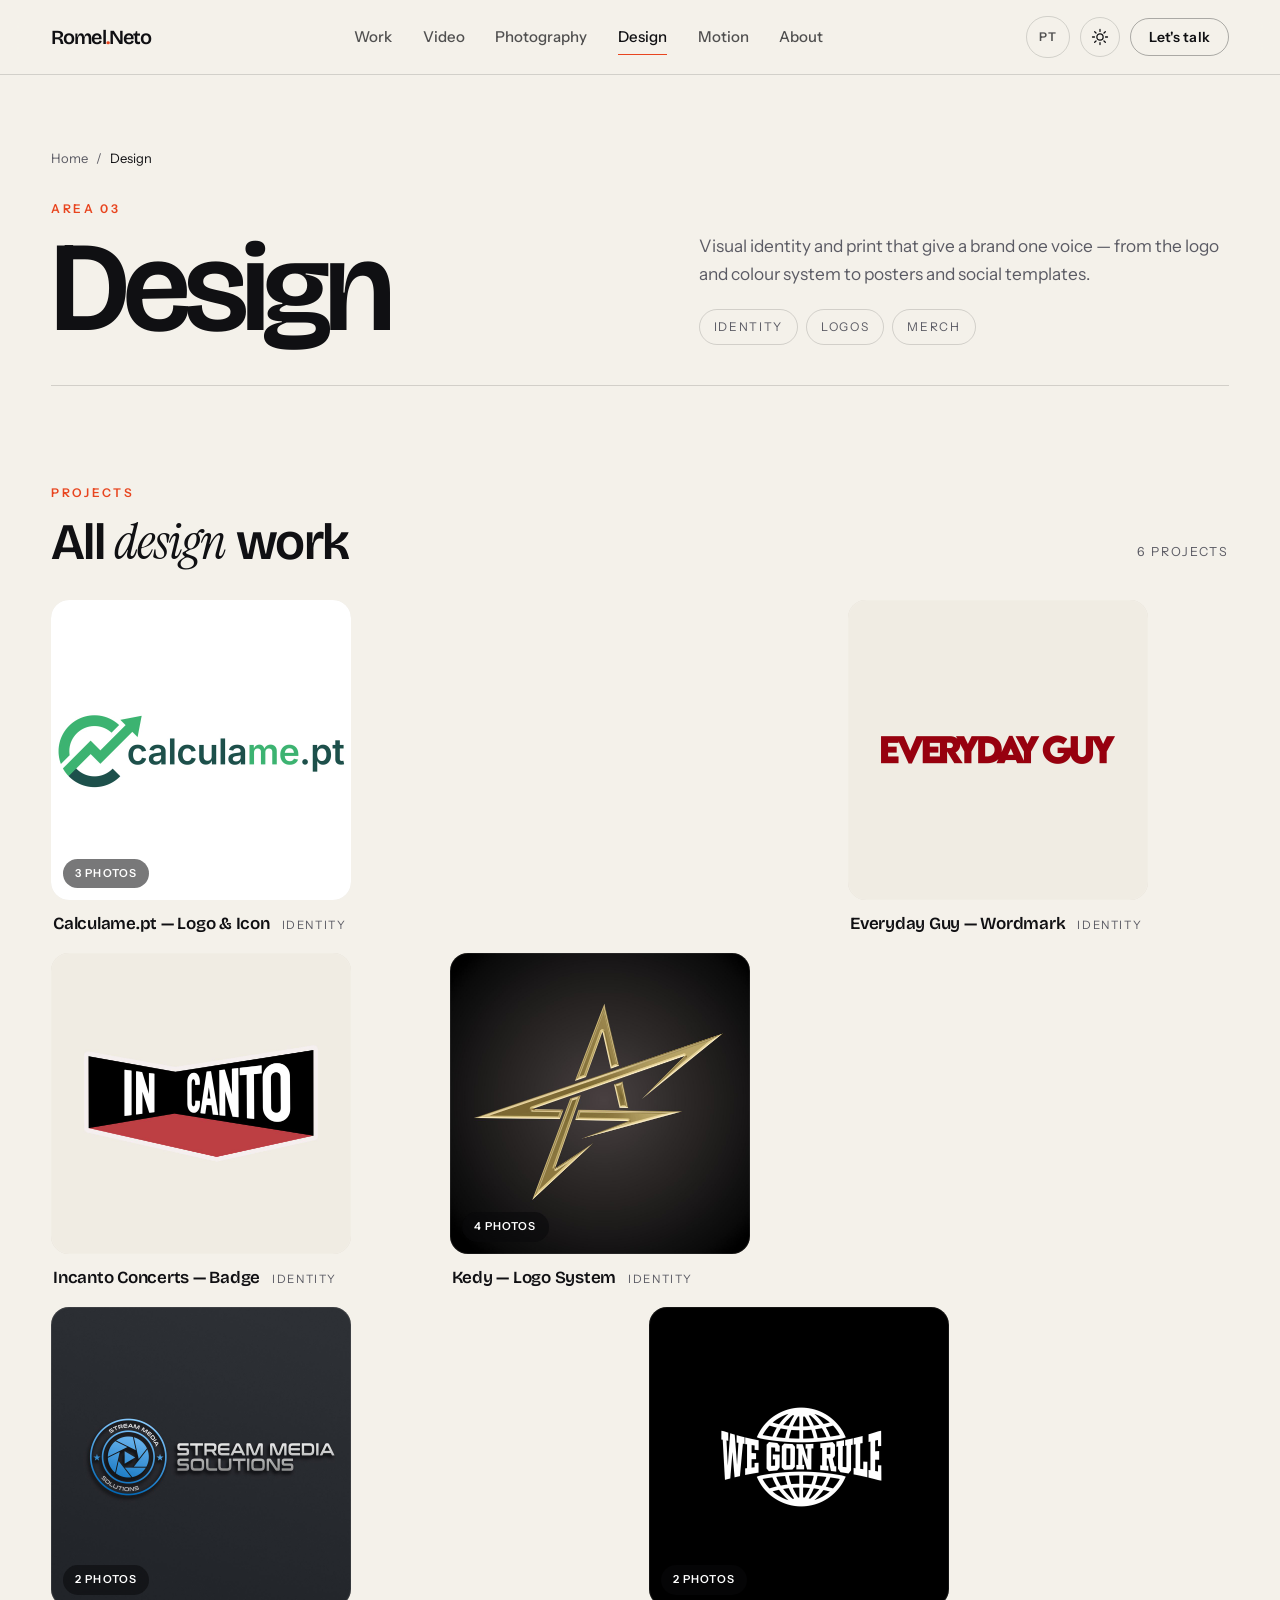
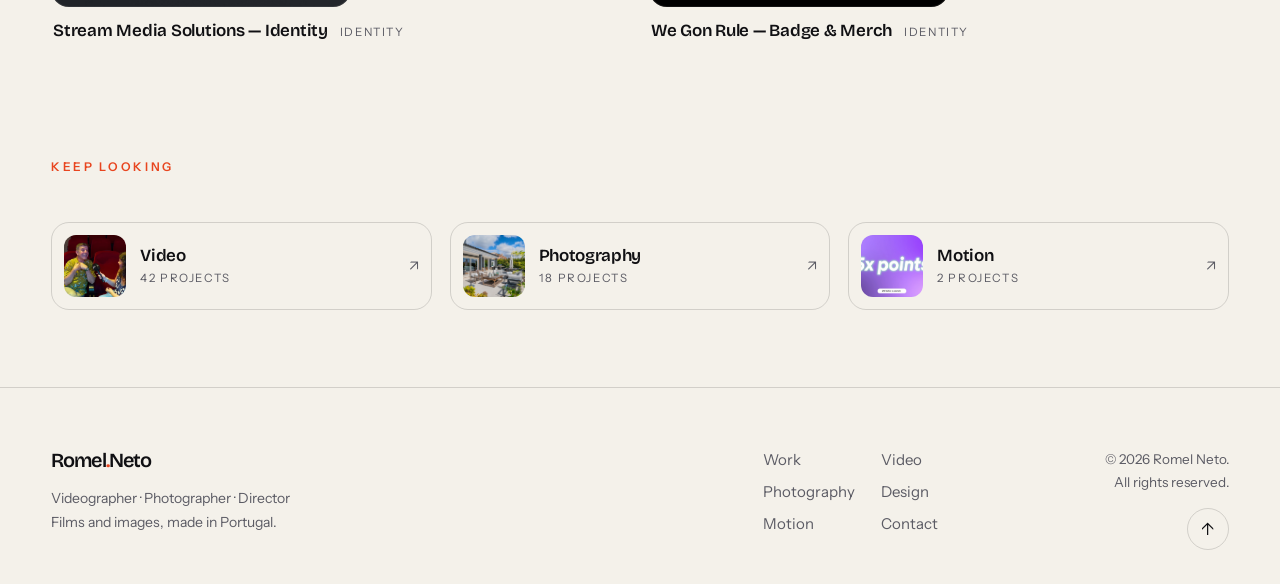
<file: design.html>
<!DOCTYPE html>
<html lang="en" data-theme="light">
<head>
<meta charset="utf-8">
<meta name="viewport" content="width=device-width, initial-scale=1, viewport-fit=cover">
<title>Design — Identity & print — Romel Neto</title>
<meta name="description" content="Graphic design by Romel Neto: visual identity, posters and print that give a brand one consistent voice.">
<meta name="theme-color" content="#f4f1ea">
<meta property="og:type" content="website">
<meta property="og:title" content="Design — Identity & print — Romel Neto">
<meta property="og:description" content="Graphic design by Romel Neto: visual identity, posters and print that give a brand one consistent voice.">
<meta property="og:image" content="assets/images/design/identity-kedy/01.jpg">
<link rel="icon" href="data:image/svg+xml,%3Csvg xmlns='http://www.w3.org/2000/svg' viewBox='0 0 64 64'%3E%3Crect width='64' height='64' rx='14' fill='%230a0a0b'/%3E%3Ctext x='32' y='44' font-family='Helvetica,Arial' font-size='30' font-weight='700' fill='%23ff5b35' text-anchor='middle'%3ERN%3C/text%3E%3C/svg%3E">
<link rel="preconnect" href="https://fonts.googleapis.com">
<link rel="preconnect" href="https://fonts.gstatic.com" crossorigin>
<link rel="stylesheet" href="https://fonts.googleapis.com/css2?family=Bricolage+Grotesque:opsz,wght@12..96,400;12..96,500;12..96,600;12..96,700&family=Instrument+Sans:ital,wght@0,400;0,500;0,600;1,400&family=Instrument+Serif:ital@0;1&display=swap">
<link rel="alternate" hreflang="en" href="https://portfolio-website.netoromel.workers.dev/design.html">
<link rel="alternate" hreflang="pt" href="https://portfolio-website.netoromel.workers.dev/pt/design.html">
<link rel="stylesheet" href="assets/css/styles.css?v=20261112e">
</head>
<body data-area="design">
<a class="skip" href="#work">Skip to projects</a>

<header class="head head--solid" id="head">
  <div class="shell head-inner">
    <a class="brand" href="index.html">Romel<span class="brand-dot">.</span>Neto</a>

    <nav class="nav" aria-label="Main navigation">
      <a href="index.html#work">Work</a>
      <a href="video.html">Video</a>
      <a href="photography.html">Photography</a>
      <a href="design.html" aria-current="page">Design</a>
      <a href="motion.html">Motion</a>
      <a href="index.html#about">About</a>
    </nav>

    <div class="head-actions">
      <a class="lang-switch" href="pt/design.html" hreflang="pt" lang="pt" aria-label="Ver em português">PT</a>
      <button class="icon-btn" id="themeBtn" type="button" aria-label="Switch to dark theme">
        <svg class="i-moon" viewBox="0 0 24 24" aria-hidden="true"><path d="M21 12.8A8.5 8.5 0 1 1 11.2 3a7 7 0 0 0 9.8 9.8Z"/></svg>
        <svg class="i-sun" viewBox="0 0 24 24" aria-hidden="true"><circle cx="12" cy="12" r="4.2"/><path d="M12 2v2.6M12 19.4V22M2 12h2.6M19.4 12H22M4.9 4.9l1.8 1.8M17.3 17.3l1.8 1.8M19.1 4.9l-1.8 1.8M6.7 17.3l-1.8 1.8"/></svg>
      </button>
      <a class="btn btn--ghost btn--sm head-cta" href="index.html#contact">Let's talk</a>
      <button class="burger" id="burger" type="button" aria-label="Open menu" aria-expanded="false" aria-controls="mobileNav">
        <span></span><span></span>
      </button>
    </div>
  </div>

  <div class="mobile-nav" id="mobileNav" hidden>
    <a href="index.html#work">Work</a>
    <a href="video.html">Video</a>
    <a href="photography.html">Photography</a>
    <a href="design.html">Design</a>
    <a href="motion.html">Motion</a>
    <a href="index.html#about">About</a>
    <a href="index.html#contact">Contact</a>
    <a class="mobile-mail" href="mailto:netoromel@gmail.com">netoromel@gmail.com</a>
  </div>
</header>

<main>
  <!-- ============ AREA HERO ============ -->
  <section class="area-hero" id="top">
    <div class="shell">
      <p class="crumbs"><a href="index.html">Home</a><span aria-hidden="true">/</span><span>Design</span></p>

      <div class="area-hero-grid">
        <div class="area-hero-main">
          <p class="kicker">Area 03</p>
          <h1 class="area-title">Design</h1>
        </div>
        <div class="area-hero-side reveal">
          <p class="area-intro">Visual identity and print that give a brand one voice — from the logo and colour system to posters and social templates.</p>
          <ul class="area-tags">
            <li>Identity</li>
            <li>Logos</li>
            <li>Merch</li>
          </ul>
        </div>
      </div>
    </div>
  </section>


  <!-- ============ PROJECTS ============ -->
  <section class="section" id="work">
    <div class="shell">
      <div class="work-head reveal">
        <div>
          <p class="kicker">Projects</p>
          <h2>All <span class="serif">design</span> work</h2>
        </div>
        <p class="work-count" id="workCount"></p>
      </div>

      <div class="filters reveal" id="areaFilters" role="group" aria-label="Filter projects by type"></div>
      <div class="work-grid" id="workGrid"></div>
      <p class="empty" id="emptyState" hidden>No projects in this filter yet — try another one.</p>
    </div>
  </section>

  <!-- ============ OTHER AREAS ============ -->
  <section class="area-next">
    <div class="shell">
      <div class="work-head">
        <div><p class="kicker">Keep looking</p></div>
      </div>
      <div class="area-next-grid" id="nextAreas"></div>
    </div>
  </section>
</main>

<footer class="foot">
  <div class="shell foot-inner">
    <div class="foot-brand">
      <a class="brand" href="index.html">Romel<span class="brand-dot">.</span>Neto</a>
      <p>Videographer · Photographer · Director<br>Films and images, made in Portugal.</p>
    </div>
    <nav class="foot-nav" aria-label="Footer">
      <a href="index.html#work">Work</a>
      <a href="video.html">Video</a>
      <a href="photography.html">Photography</a>
      <a href="design.html">Design</a>
      <a href="motion.html">Motion</a>
      <a href="index.html#contact">Contact</a>
    </nav>
    <div class="foot-meta">
      <p>© <span id="year">2026</span> Romel Neto.<br>All rights reserved.</p>
      <a class="to-top" href="#top" aria-label="Back to top">↑</a>
    </div>
  </div>
</footer>

<dialog class="lb" id="lightbox" aria-label="Project viewer">
  <div class="lb-bar">
    <span class="lb-count" id="lbCount"></span>
    <button class="lb-btn" type="button" id="lbClose" aria-label="Close">
      <svg viewBox="0 0 24 24" aria-hidden="true"><path d="M6 6l12 12M18 6 6 18"/></svg>
    </button>
  </div>
  <button class="lb-nav lb-prev" type="button" id="lbPrev" aria-label="Previous">
    <svg viewBox="0 0 24 24" aria-hidden="true"><path d="M15 5l-7 7 7 7"/></svg>
  </button>
  <button class="lb-nav lb-next" type="button" id="lbNext" aria-label="Next">
    <svg viewBox="0 0 24 24" aria-hidden="true"><path d="M9 5l7 7-7 7"/></svg>
  </button>
  <figure class="lb-figure">
    <div class="lb-media" id="lbMedia"></div>
    <figcaption class="lb-cap" id="lbCap"></figcaption>
  </figure>
</dialog>

<div class="toast" id="toast" role="status" aria-live="polite"></div>

<noscript><p class="noscript">This page uses JavaScript to display the gallery. Please enable it to see the work.</p></noscript>

<script src="assets/js/projects.js?v=20261112e" defer></script>
<script src="assets/js/ui.js?v=20261112e" defer></script>
<script src="assets/js/area.js?v=20261112e" defer></script>
</body>
</html>
</file>
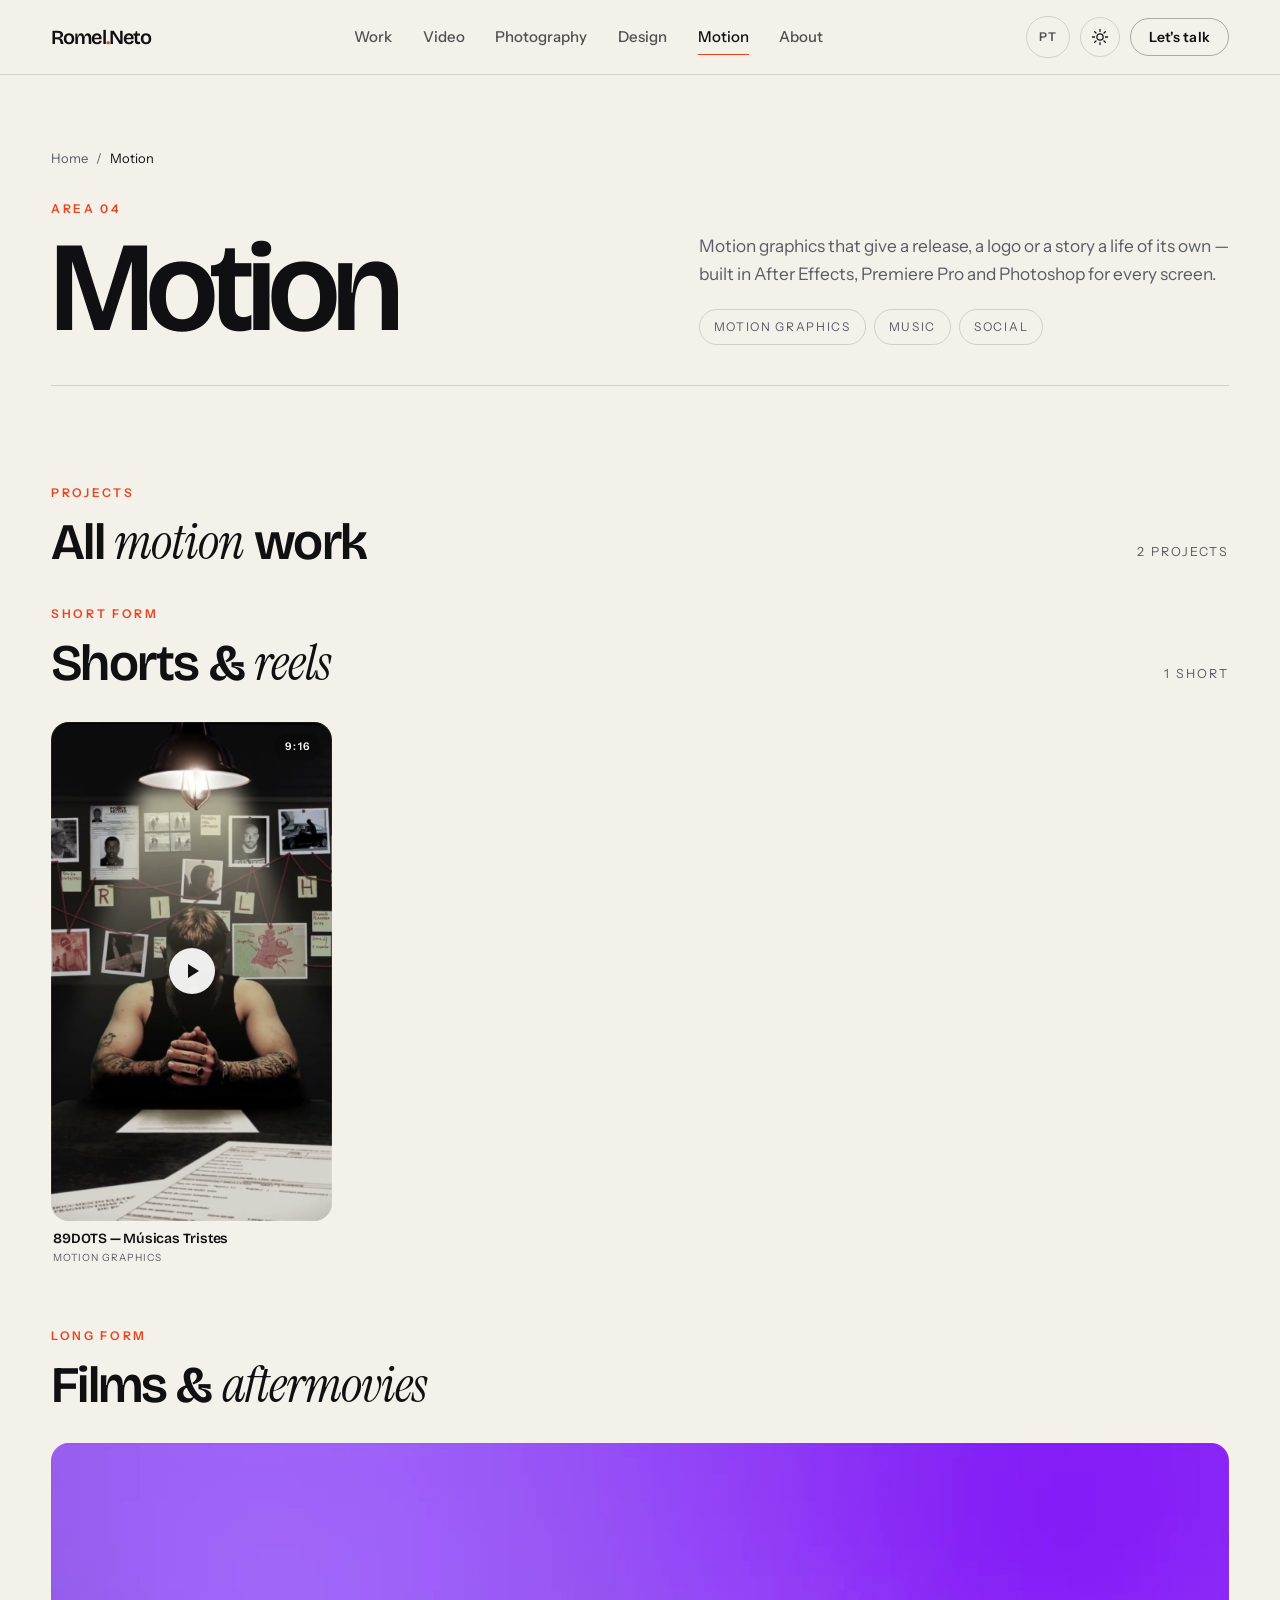
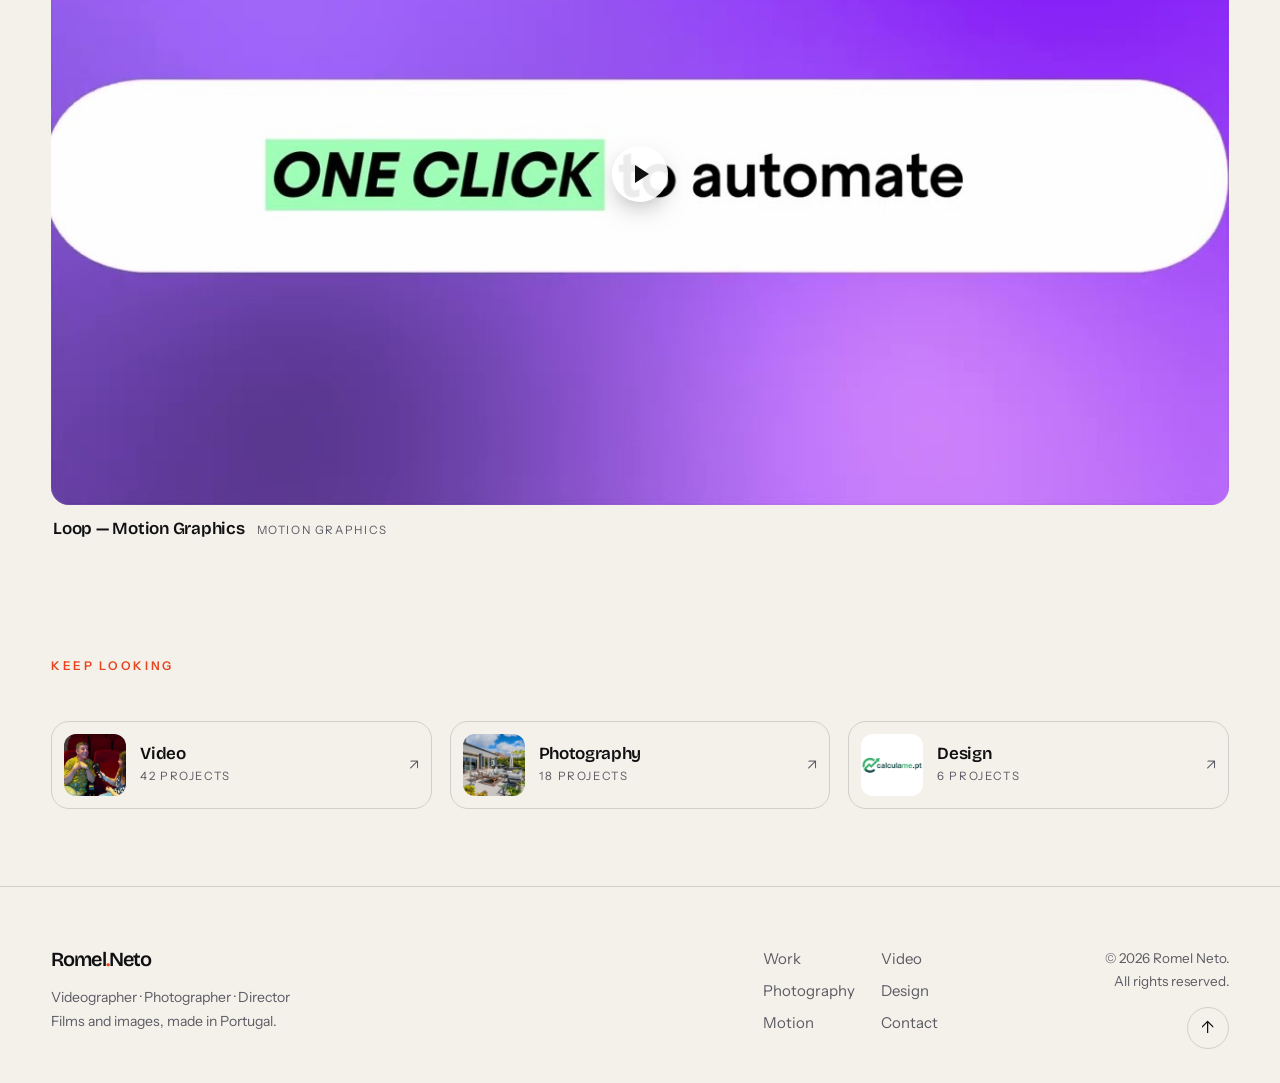
<file: motion.html>
<!DOCTYPE html>
<html lang="en" data-theme="light">
<head>
<meta charset="utf-8">
<meta name="viewport" content="width=device-width, initial-scale=1, viewport-fit=cover">
<title>Motion — Titles & animated logos — Romel Neto</title>
<meta name="description" content="Motion design by Romel Neto: title sequences, animated logos and explainers built for every screen.">
<meta name="theme-color" content="#f4f1ea">
<meta property="og:type" content="website">
<meta property="og:title" content="Motion — Titles & animated logos — Romel Neto">
<meta property="og:description" content="Motion design by Romel Neto: title sequences, animated logos and explainers built for every screen.">
<meta property="og:image" content="assets/images/motion-cover.jpg">
<link rel="icon" href="data:image/svg+xml,%3Csvg xmlns='http://www.w3.org/2000/svg' viewBox='0 0 64 64'%3E%3Crect width='64' height='64' rx='14' fill='%230a0a0b'/%3E%3Ctext x='32' y='44' font-family='Helvetica,Arial' font-size='30' font-weight='700' fill='%23ff5b35' text-anchor='middle'%3ERN%3C/text%3E%3C/svg%3E">
<link rel="preconnect" href="https://fonts.googleapis.com">
<link rel="preconnect" href="https://fonts.gstatic.com" crossorigin>
<link rel="stylesheet" href="https://fonts.googleapis.com/css2?family=Bricolage+Grotesque:opsz,wght@12..96,400;12..96,500;12..96,600;12..96,700&family=Instrument+Sans:ital,wght@0,400;0,500;0,600;1,400&family=Instrument+Serif:ital@0;1&display=swap">
<link rel="alternate" hreflang="en" href="https://portfolio-website.netoromel.workers.dev/motion.html">
<link rel="alternate" hreflang="pt" href="https://portfolio-website.netoromel.workers.dev/pt/motion.html">
<link rel="stylesheet" href="assets/css/styles.css?v=20261112e">
</head>
<body data-area="motion">
<a class="skip" href="#work">Skip to projects</a>

<header class="head head--solid" id="head">
  <div class="shell head-inner">
    <a class="brand" href="index.html">Romel<span class="brand-dot">.</span>Neto</a>

    <nav class="nav" aria-label="Main navigation">
      <a href="index.html#work">Work</a>
      <a href="video.html">Video</a>
      <a href="photography.html">Photography</a>
      <a href="design.html">Design</a>
      <a href="motion.html" aria-current="page">Motion</a>
      <a href="index.html#about">About</a>
    </nav>

    <div class="head-actions">
      <a class="lang-switch" href="pt/motion.html" hreflang="pt" lang="pt" aria-label="Ver em português">PT</a>
      <button class="icon-btn" id="themeBtn" type="button" aria-label="Switch to dark theme">
        <svg class="i-moon" viewBox="0 0 24 24" aria-hidden="true"><path d="M21 12.8A8.5 8.5 0 1 1 11.2 3a7 7 0 0 0 9.8 9.8Z"/></svg>
        <svg class="i-sun" viewBox="0 0 24 24" aria-hidden="true"><circle cx="12" cy="12" r="4.2"/><path d="M12 2v2.6M12 19.4V22M2 12h2.6M19.4 12H22M4.9 4.9l1.8 1.8M17.3 17.3l1.8 1.8M19.1 4.9l-1.8 1.8M6.7 17.3l-1.8 1.8"/></svg>
      </button>
      <a class="btn btn--ghost btn--sm head-cta" href="index.html#contact">Let's talk</a>
      <button class="burger" id="burger" type="button" aria-label="Open menu" aria-expanded="false" aria-controls="mobileNav">
        <span></span><span></span>
      </button>
    </div>
  </div>

  <div class="mobile-nav" id="mobileNav" hidden>
    <a href="index.html#work">Work</a>
    <a href="video.html">Video</a>
    <a href="photography.html">Photography</a>
    <a href="design.html">Design</a>
    <a href="motion.html">Motion</a>
    <a href="index.html#about">About</a>
    <a href="index.html#contact">Contact</a>
    <a class="mobile-mail" href="mailto:netoromel@gmail.com">netoromel@gmail.com</a>
  </div>
</header>

<main>
  <!-- ============ AREA HERO ============ -->
  <section class="area-hero" id="top">
    <div class="shell">
      <p class="crumbs"><a href="index.html">Home</a><span aria-hidden="true">/</span><span>Motion</span></p>

      <div class="area-hero-grid">
        <div class="area-hero-main">
          <p class="kicker">Area 04</p>
          <h1 class="area-title">Motion</h1>
        </div>
        <div class="area-hero-side reveal">
          <p class="area-intro">Motion graphics that give a release, a logo or a story a life of its own — built in After Effects, Premiere Pro and Photoshop for every screen.</p>
          <ul class="area-tags">
            <li>Motion graphics</li>
            <li>Music</li>
            <li>Social</li>
          </ul>
        </div>
      </div>
    </div>
  </section>


  <!-- ============ PROJECTS ============ -->
  <section class="section" id="work">
    <div class="shell">
      <div class="work-head reveal">
        <div>
          <p class="kicker">Projects</p>
          <h2>All <span class="serif">motion</span> work</h2>
        </div>
        <p class="work-count" id="workCount"></p>
      </div>

      <div class="filters reveal" id="areaFilters" role="group" aria-label="Filter projects by type"></div>
      <div class="shorts-wrap" id="shortsWrap" hidden>
        <div class="work-head">
          <div><p class="kicker">Short form</p><h2>Shorts &amp; <span class="serif">reels</span></h2></div>
          <p class="work-count" id="shortsCount"></p>
        </div>
        <div class="shorts-grid" id="shortsGrid"></div>
      </div>

      <div class="films-wrap" id="filmsWrap">
        <div class="work-head">
          <div>
            <p class="kicker">Long form</p>
            <h2>Films &amp; <span class="serif">aftermovies</span></h2>
          </div>
        </div>
        <div class="work-grid" id="workGrid"></div>
      </div>

      <p class="empty" id="emptyState" hidden>No projects in this filter yet — try another one.</p>
    </div>
  </section>

  <!-- ============ OTHER AREAS ============ -->
  <section class="area-next">
    <div class="shell">
      <div class="work-head">
        <div><p class="kicker">Keep looking</p></div>
      </div>
      <div class="area-next-grid" id="nextAreas"></div>
    </div>
  </section>
</main>

<footer class="foot">
  <div class="shell foot-inner">
    <div class="foot-brand">
      <a class="brand" href="index.html">Romel<span class="brand-dot">.</span>Neto</a>
      <p>Videographer · Photographer · Director<br>Films and images, made in Portugal.</p>
    </div>
    <nav class="foot-nav" aria-label="Footer">
      <a href="index.html#work">Work</a>
      <a href="video.html">Video</a>
      <a href="photography.html">Photography</a>
      <a href="design.html">Design</a>
      <a href="motion.html">Motion</a>
      <a href="index.html#contact">Contact</a>
    </nav>
    <div class="foot-meta">
      <p>© <span id="year">2026</span> Romel Neto.<br>All rights reserved.</p>
      <a class="to-top" href="#top" aria-label="Back to top">↑</a>
    </div>
  </div>
</footer>

<dialog class="lb" id="lightbox" aria-label="Project viewer">
  <div class="lb-bar">
    <span class="lb-count" id="lbCount"></span>
    <button class="lb-btn" type="button" id="lbClose" aria-label="Close">
      <svg viewBox="0 0 24 24" aria-hidden="true"><path d="M6 6l12 12M18 6 6 18"/></svg>
    </button>
  </div>
  <button class="lb-nav lb-prev" type="button" id="lbPrev" aria-label="Previous">
    <svg viewBox="0 0 24 24" aria-hidden="true"><path d="M15 5l-7 7 7 7"/></svg>
  </button>
  <button class="lb-nav lb-next" type="button" id="lbNext" aria-label="Next">
    <svg viewBox="0 0 24 24" aria-hidden="true"><path d="M9 5l7 7-7 7"/></svg>
  </button>
  <figure class="lb-figure">
    <div class="lb-media" id="lbMedia"></div>
    <figcaption class="lb-cap" id="lbCap"></figcaption>
  </figure>
</dialog>

<div class="toast" id="toast" role="status" aria-live="polite"></div>

<noscript><p class="noscript">This page uses JavaScript to display the gallery. Please enable it to see the work.</p></noscript>

<script src="assets/js/projects.js?v=20261112e" defer></script>
<script src="assets/js/ui.js?v=20261112e" defer></script>
<script src="assets/js/area.js?v=20261112e" defer></script>
</body>
</html>
</file>
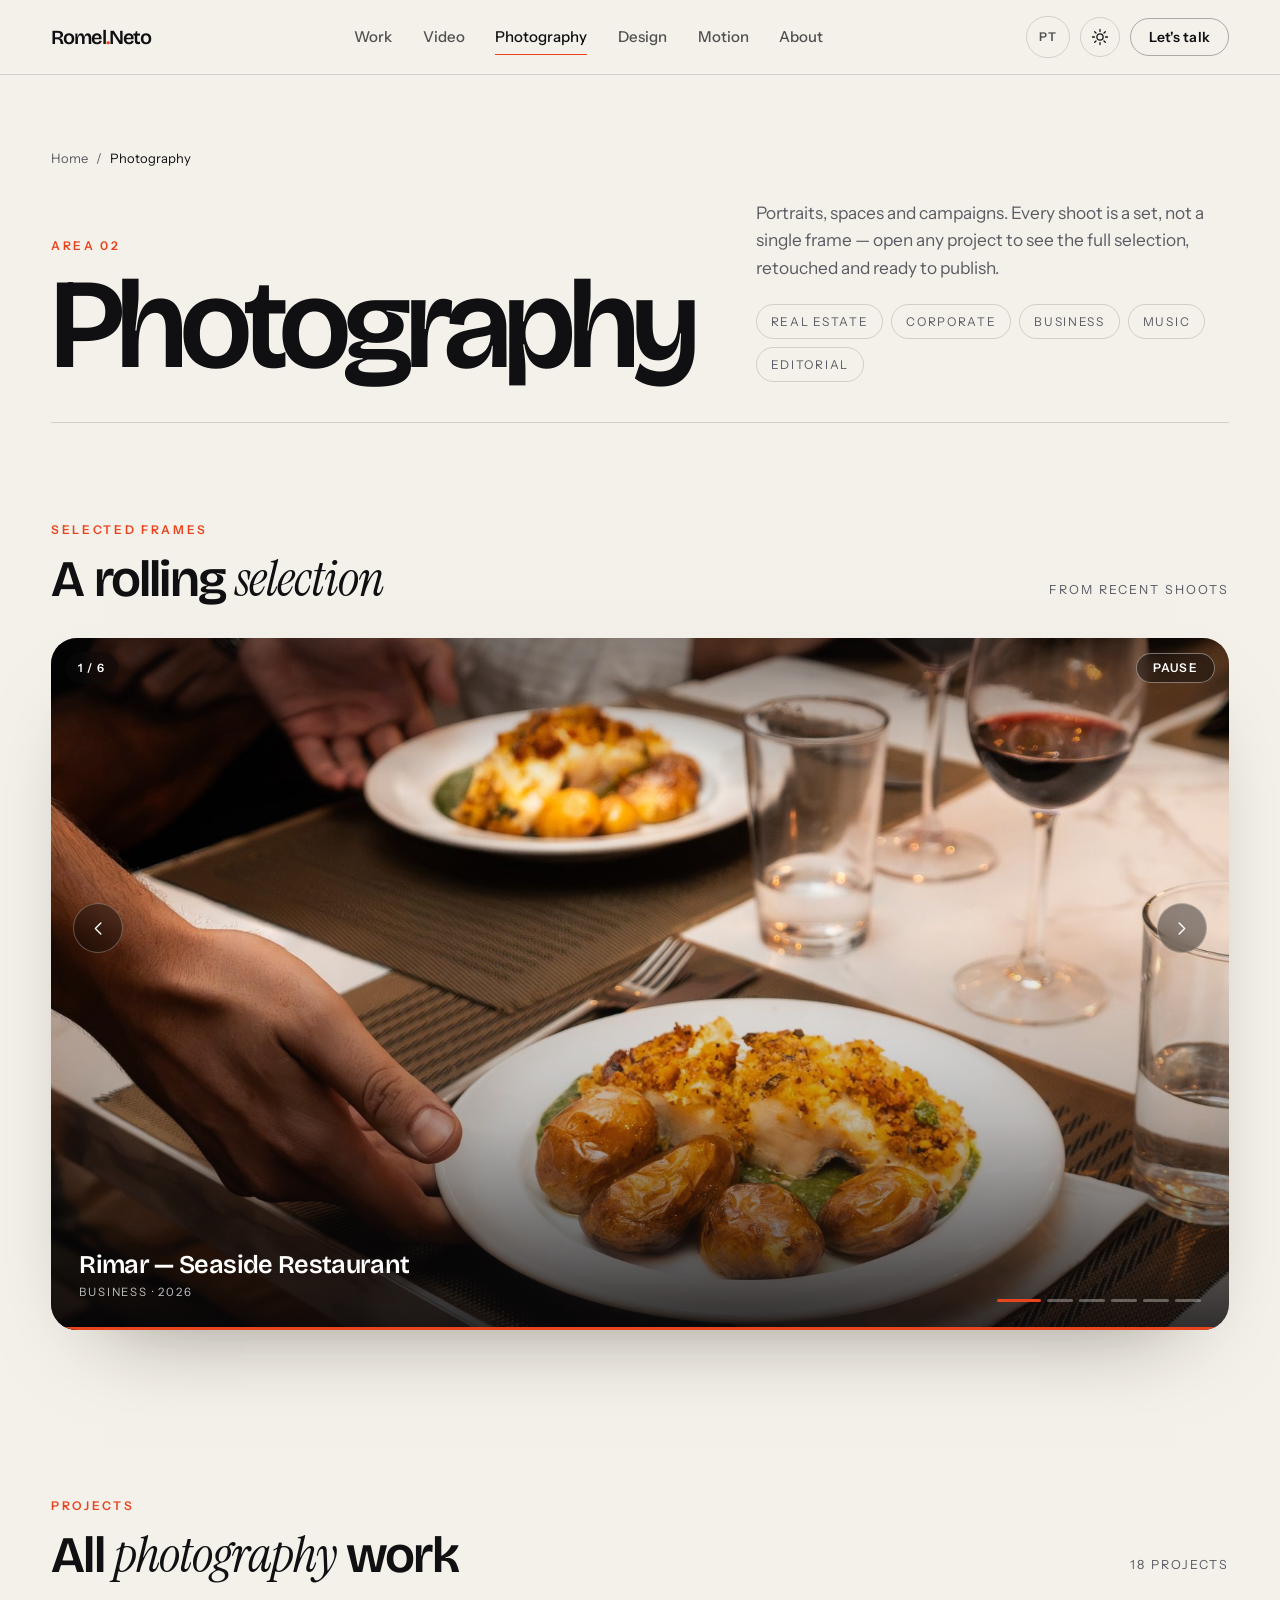
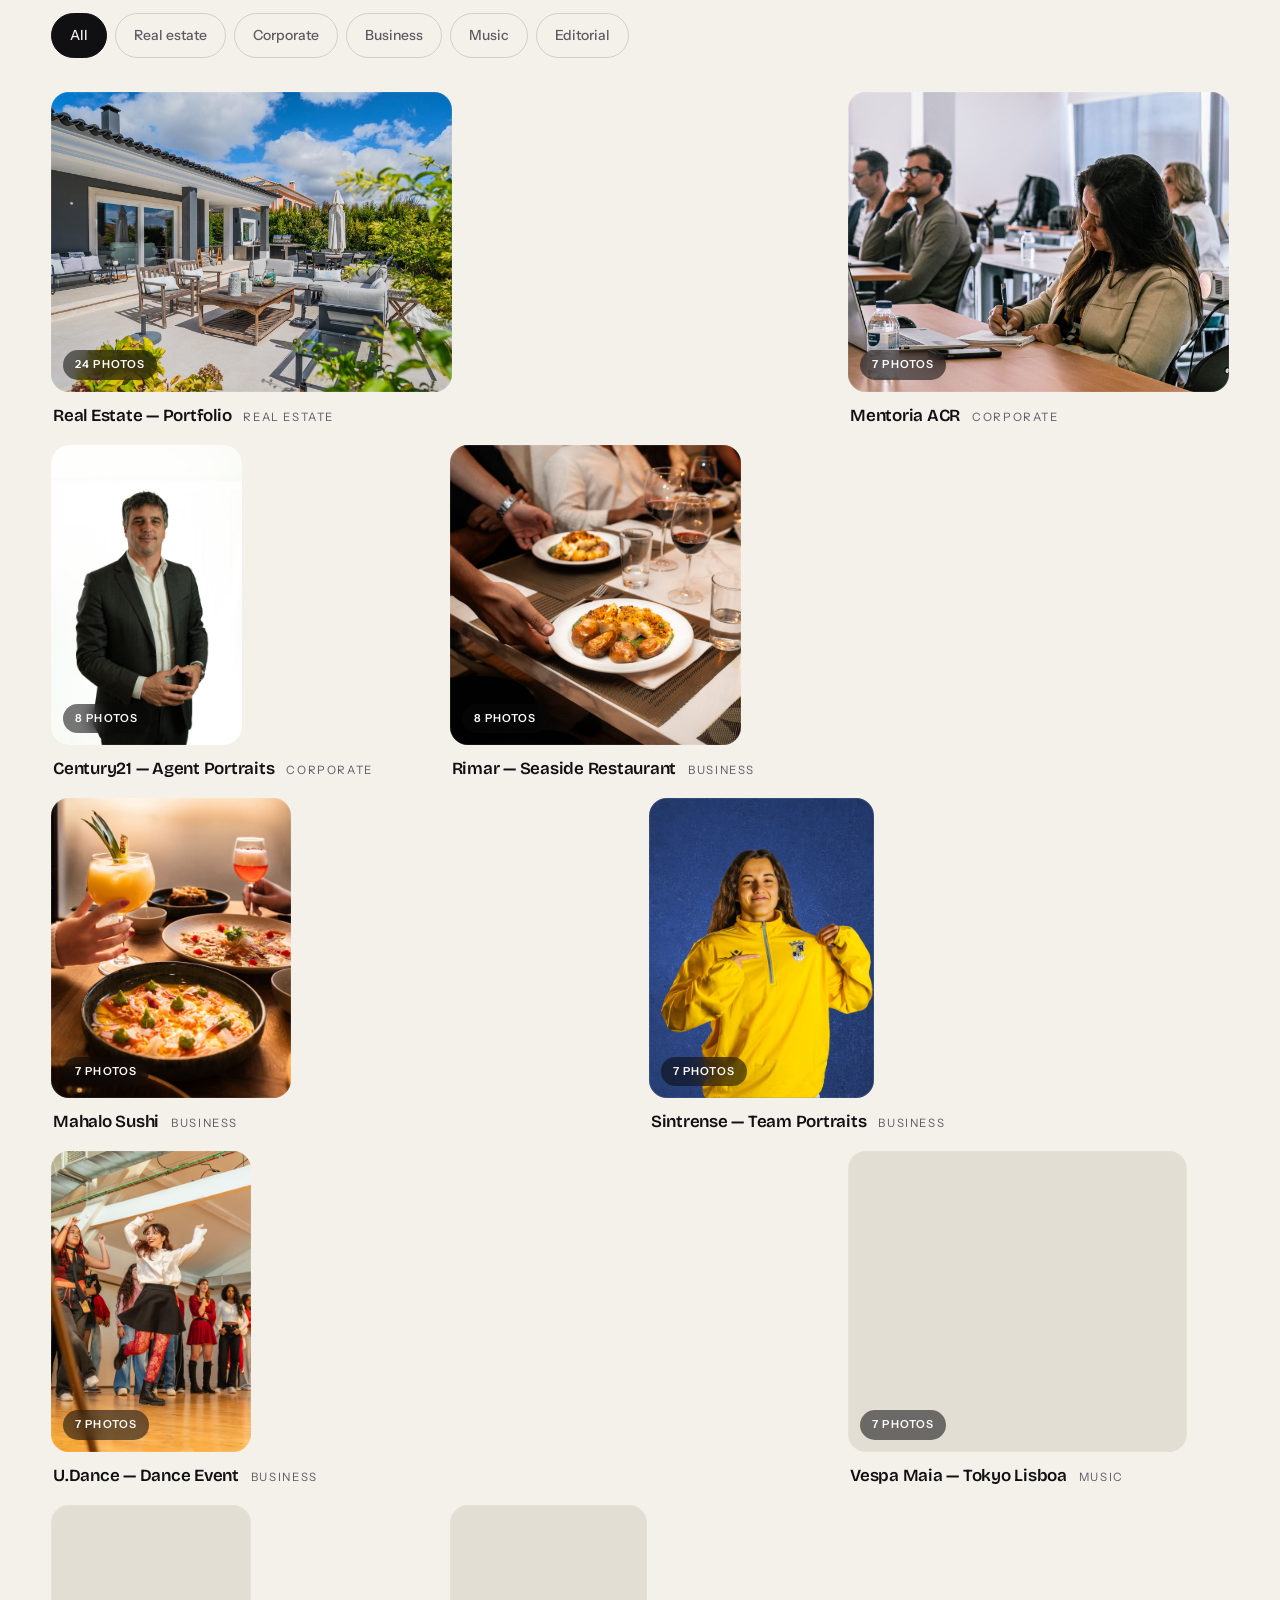
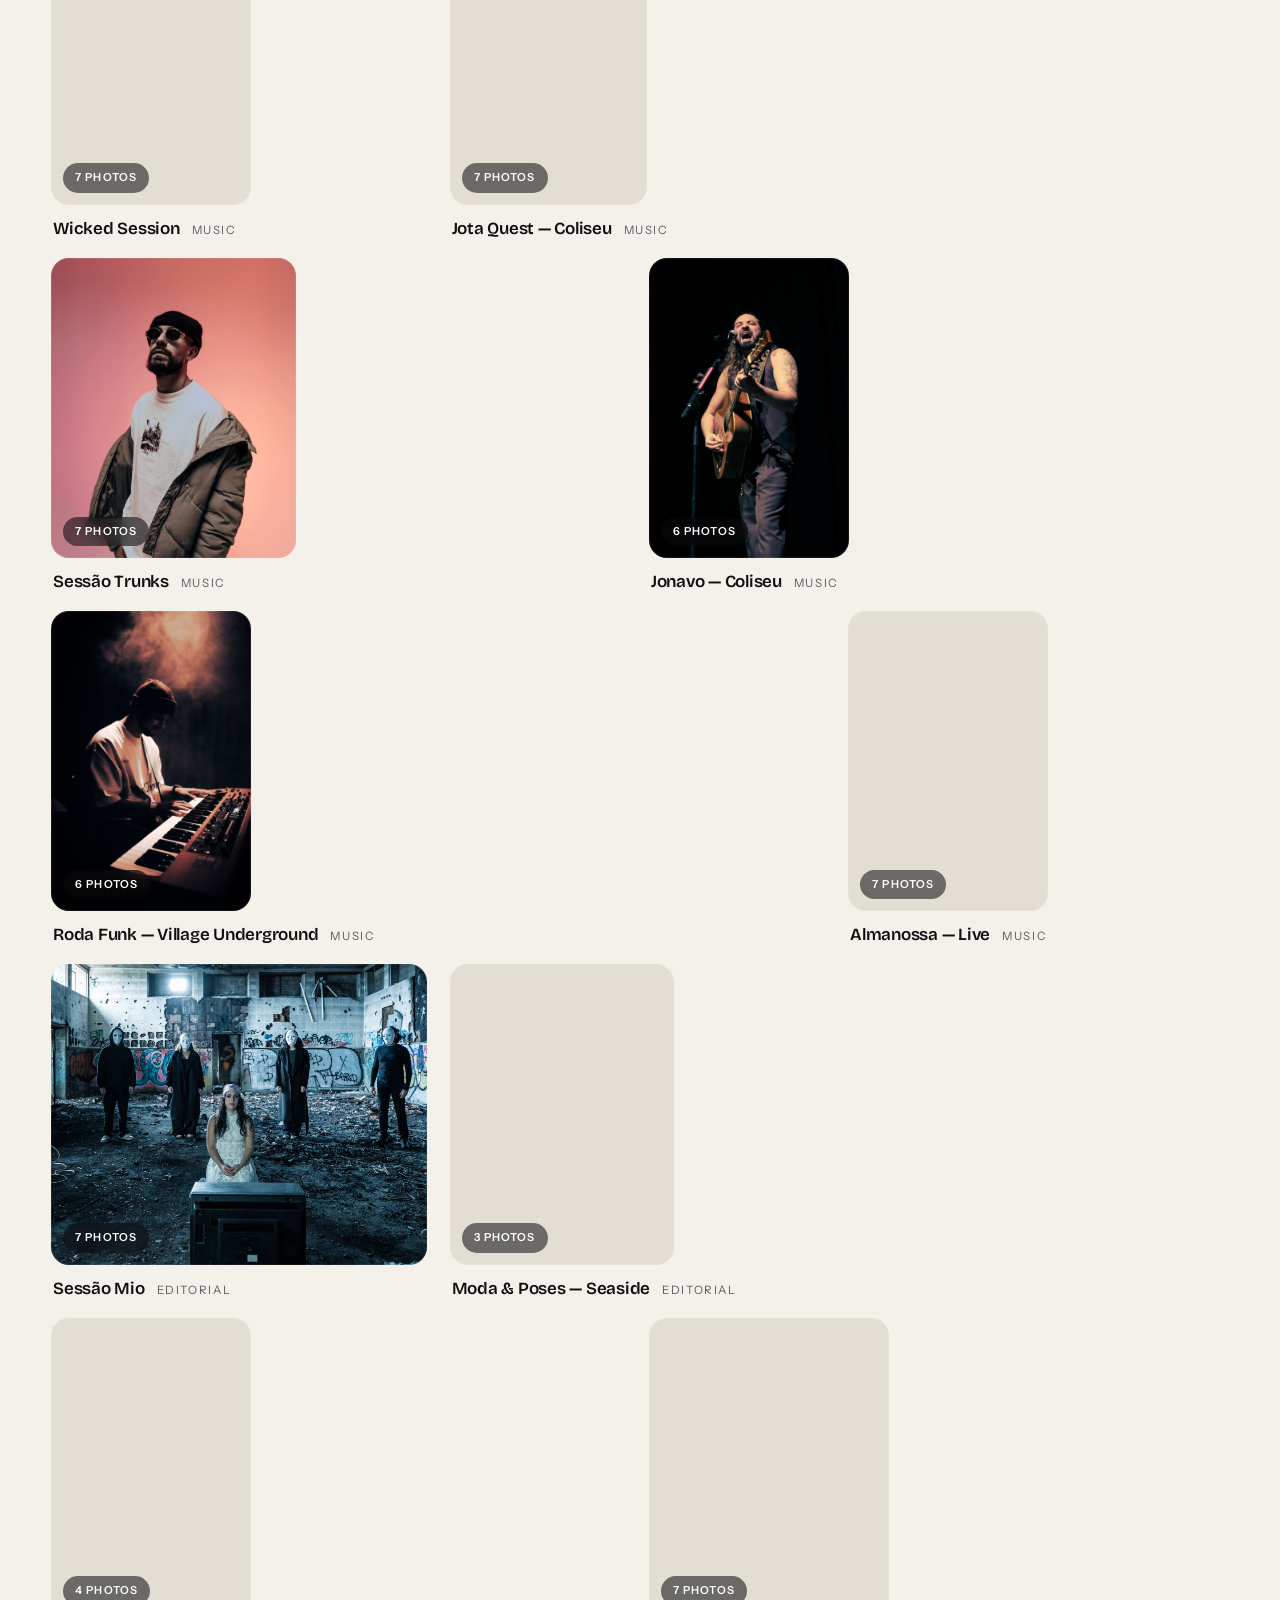
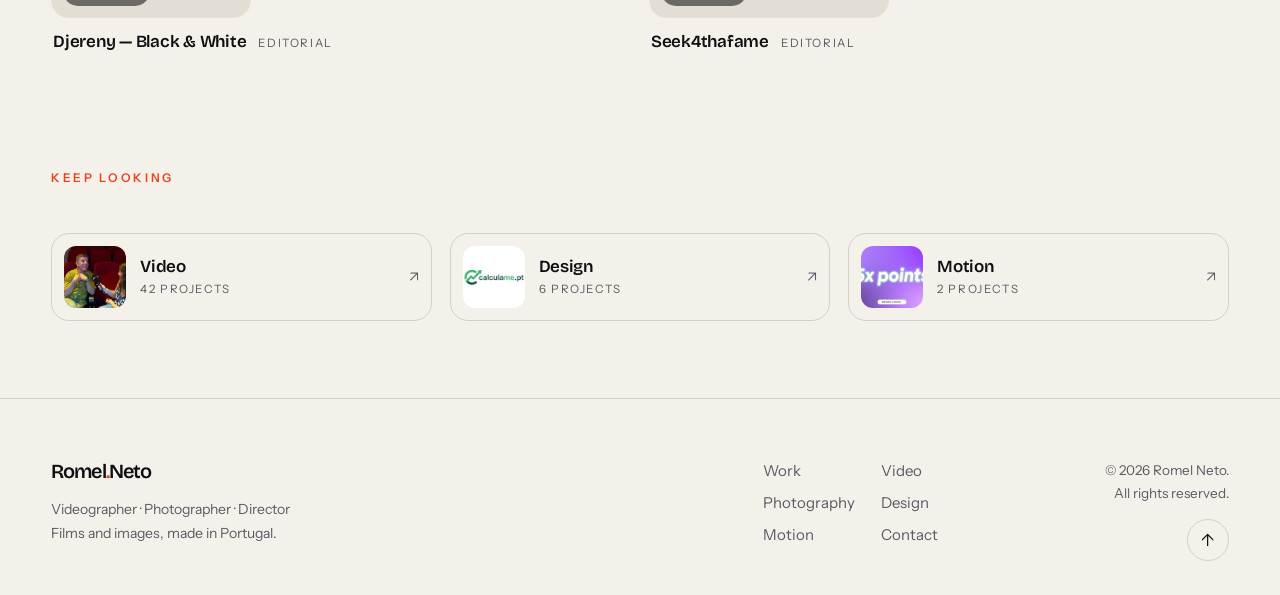
<file: photography.html>
<!DOCTYPE html>
<html lang="en" data-theme="light">
<head>
<meta charset="utf-8">
<meta name="viewport" content="width=device-width, initial-scale=1, viewport-fit=cover">
<title>Photography — Portraits, spaces & campaigns — Romel Neto</title>
<meta name="description" content="Photography by Romel Neto: business portraits, real estate, music and editorial. Every shoot opens as a full set of frames.">
<meta name="theme-color" content="#f4f1ea">
<meta property="og:type" content="website">
<meta property="og:title" content="Photography — Portraits, spaces & campaigns — Romel Neto">
<meta property="og:description" content="Photography by Romel Neto: business portraits, real estate, music and editorial. Every shoot opens as a full set of frames.">
<meta property="og:image" content="assets/images/photos/music-vespa-maia/01.jpg">
<link rel="icon" href="data:image/svg+xml,%3Csvg xmlns='http://www.w3.org/2000/svg' viewBox='0 0 64 64'%3E%3Crect width='64' height='64' rx='14' fill='%230a0a0b'/%3E%3Ctext x='32' y='44' font-family='Helvetica,Arial' font-size='30' font-weight='700' fill='%23ff5b35' text-anchor='middle'%3ERN%3C/text%3E%3C/svg%3E">
<link rel="preconnect" href="https://fonts.googleapis.com">
<link rel="preconnect" href="https://fonts.gstatic.com" crossorigin>
<link rel="stylesheet" href="https://fonts.googleapis.com/css2?family=Bricolage+Grotesque:opsz,wght@12..96,400;12..96,500;12..96,600;12..96,700&family=Instrument+Sans:ital,wght@0,400;0,500;0,600;1,400&family=Instrument+Serif:ital@0;1&display=swap">
<link rel="alternate" hreflang="en" href="https://portfolio-website.netoromel.workers.dev/photography.html">
<link rel="alternate" hreflang="pt" href="https://portfolio-website.netoromel.workers.dev/pt/photography.html">
<link rel="stylesheet" href="assets/css/styles.css?v=20261112e">
</head>
<body data-area="photo">
<a class="skip" href="#work">Skip to projects</a>

<header class="head head--solid" id="head">
  <div class="shell head-inner">
    <a class="brand" href="index.html">Romel<span class="brand-dot">.</span>Neto</a>

    <nav class="nav" aria-label="Main navigation">
      <a href="index.html#work">Work</a>
      <a href="video.html">Video</a>
      <a href="photography.html" aria-current="page">Photography</a>
      <a href="design.html">Design</a>
      <a href="motion.html">Motion</a>
      <a href="index.html#about">About</a>
    </nav>

    <div class="head-actions">
      <a class="lang-switch" href="pt/photography.html" hreflang="pt" lang="pt" aria-label="Ver em português">PT</a>
      <button class="icon-btn" id="themeBtn" type="button" aria-label="Switch to dark theme">
        <svg class="i-moon" viewBox="0 0 24 24" aria-hidden="true"><path d="M21 12.8A8.5 8.5 0 1 1 11.2 3a7 7 0 0 0 9.8 9.8Z"/></svg>
        <svg class="i-sun" viewBox="0 0 24 24" aria-hidden="true"><circle cx="12" cy="12" r="4.2"/><path d="M12 2v2.6M12 19.4V22M2 12h2.6M19.4 12H22M4.9 4.9l1.8 1.8M17.3 17.3l1.8 1.8M19.1 4.9l-1.8 1.8M6.7 17.3l-1.8 1.8"/></svg>
      </button>
      <a class="btn btn--ghost btn--sm head-cta" href="index.html#contact">Let's talk</a>
      <button class="burger" id="burger" type="button" aria-label="Open menu" aria-expanded="false" aria-controls="mobileNav">
        <span></span><span></span>
      </button>
    </div>
  </div>

  <div class="mobile-nav" id="mobileNav" hidden>
    <a href="index.html#work">Work</a>
    <a href="video.html">Video</a>
    <a href="photography.html">Photography</a>
    <a href="design.html">Design</a>
    <a href="motion.html">Motion</a>
    <a href="index.html#about">About</a>
    <a href="index.html#contact">Contact</a>
    <a class="mobile-mail" href="mailto:netoromel@gmail.com">netoromel@gmail.com</a>
  </div>
</header>

<main>
  <!-- ============ AREA HERO ============ -->
  <section class="area-hero" id="top">
    <div class="shell">
      <p class="crumbs"><a href="index.html">Home</a><span aria-hidden="true">/</span><span>Photography</span></p>

      <div class="area-hero-grid">
        <div class="area-hero-main">
          <p class="kicker">Area 02</p>
          <h1 class="area-title">Photography</h1>
        </div>
        <div class="area-hero-side reveal">
          <p class="area-intro">Portraits, spaces and campaigns. Every shoot is a set, not a single frame — open any project to see the full selection, retouched and ready to publish.</p>
          <ul class="area-tags">
            <li>Real estate</li>
            <li>Corporate</li>
            <li>Business</li>
            <li>Music</li>
            <li>Editorial</li>
          </ul>
        </div>
      </div>
    </div>
  </section>

  <!-- ============ SLIDESHOW ============ -->
  <section class="section section--flush" id="slideshow">
    <div class="shell">
      <div class="work-head reveal">
        <div>
          <p class="kicker">Selected frames</p>
          <h2>A rolling <span class="serif">selection</span></h2>
        </div>
        <p class="work-count">From recent shoots</p>
      </div>

      <div class="slides reveal" id="slides" tabindex="0" aria-roledescription="carousel" aria-label="Selected photographs">
        <div class="slides-stage" id="slidesStage"></div>

        <div class="slides-top">
          <span class="slides-count" id="slidesCount">1 / 6</span>
          <button class="slides-btn" id="slidesPause" type="button" aria-pressed="false">Pause</button>
        </div>

        <button class="slides-nav prev" id="slidesPrev" type="button" aria-label="Previous photo">
          <svg viewBox="0 0 24 24" aria-hidden="true"><path d="M15 5l-7 7 7 7"/></svg>
        </button>
        <button class="slides-nav next" id="slidesNext" type="button" aria-label="Next photo">
          <svg viewBox="0 0 24 24" aria-hidden="true"><path d="M9 5l7 7-7 7"/></svg>
        </button>

        <div class="slides-bottom">
          <div class="slides-cap">
            <b id="slidesTitle"></b>
            <small id="slidesCaption"></small>
          </div>
          <div class="slides-dots" id="slidesDots"></div>
        </div>

        <div class="slides-progress" aria-hidden="true"><i id="slidesBar"></i></div>
      </div>
    </div>
  </section>

  <!-- ============ PROJECTS ============ -->
  <section class="section" id="work">
    <div class="shell">
      <div class="work-head reveal">
        <div>
          <p class="kicker">Projects</p>
          <h2>All <span class="serif">photography</span> work</h2>
        </div>
        <p class="work-count" id="workCount"></p>
      </div>

      <div class="filters reveal" id="areaFilters" role="group" aria-label="Filter projects by type"></div>
      <div class="work-grid" id="workGrid"></div>
      <p class="empty" id="emptyState" hidden>No projects in this filter yet — try another one.</p>
    </div>
  </section>

  <!-- ============ OTHER AREAS ============ -->
  <section class="area-next">
    <div class="shell">
      <div class="work-head">
        <div><p class="kicker">Keep looking</p></div>
      </div>
      <div class="area-next-grid" id="nextAreas"></div>
    </div>
  </section>
</main>

<footer class="foot">
  <div class="shell foot-inner">
    <div class="foot-brand">
      <a class="brand" href="index.html">Romel<span class="brand-dot">.</span>Neto</a>
      <p>Videographer · Photographer · Director<br>Films and images, made in Portugal.</p>
    </div>
    <nav class="foot-nav" aria-label="Footer">
      <a href="index.html#work">Work</a>
      <a href="video.html">Video</a>
      <a href="photography.html">Photography</a>
      <a href="design.html">Design</a>
      <a href="motion.html">Motion</a>
      <a href="index.html#contact">Contact</a>
    </nav>
    <div class="foot-meta">
      <p>© <span id="year">2026</span> Romel Neto.<br>All rights reserved.</p>
      <a class="to-top" href="#top" aria-label="Back to top">↑</a>
    </div>
  </div>
</footer>

<dialog class="lb" id="lightbox" aria-label="Project viewer">
  <div class="lb-bar">
    <span class="lb-count" id="lbCount"></span>
    <button class="lb-btn" type="button" id="lbClose" aria-label="Close">
      <svg viewBox="0 0 24 24" aria-hidden="true"><path d="M6 6l12 12M18 6 6 18"/></svg>
    </button>
  </div>
  <button class="lb-nav lb-prev" type="button" id="lbPrev" aria-label="Previous">
    <svg viewBox="0 0 24 24" aria-hidden="true"><path d="M15 5l-7 7 7 7"/></svg>
  </button>
  <button class="lb-nav lb-next" type="button" id="lbNext" aria-label="Next">
    <svg viewBox="0 0 24 24" aria-hidden="true"><path d="M9 5l7 7-7 7"/></svg>
  </button>
  <figure class="lb-figure">
    <div class="lb-media" id="lbMedia"></div>
    <figcaption class="lb-cap" id="lbCap"></figcaption>
  </figure>
</dialog>

<div class="toast" id="toast" role="status" aria-live="polite"></div>

<noscript><p class="noscript">This page uses JavaScript to display the gallery. Please enable it to see the work.</p></noscript>

<script src="assets/js/projects.js?v=20261112e" defer></script>
<script src="assets/js/ui.js?v=20261112e" defer></script>
<script src="assets/js/area.js?v=20261112e" defer></script>
</body>
</html>
</file>
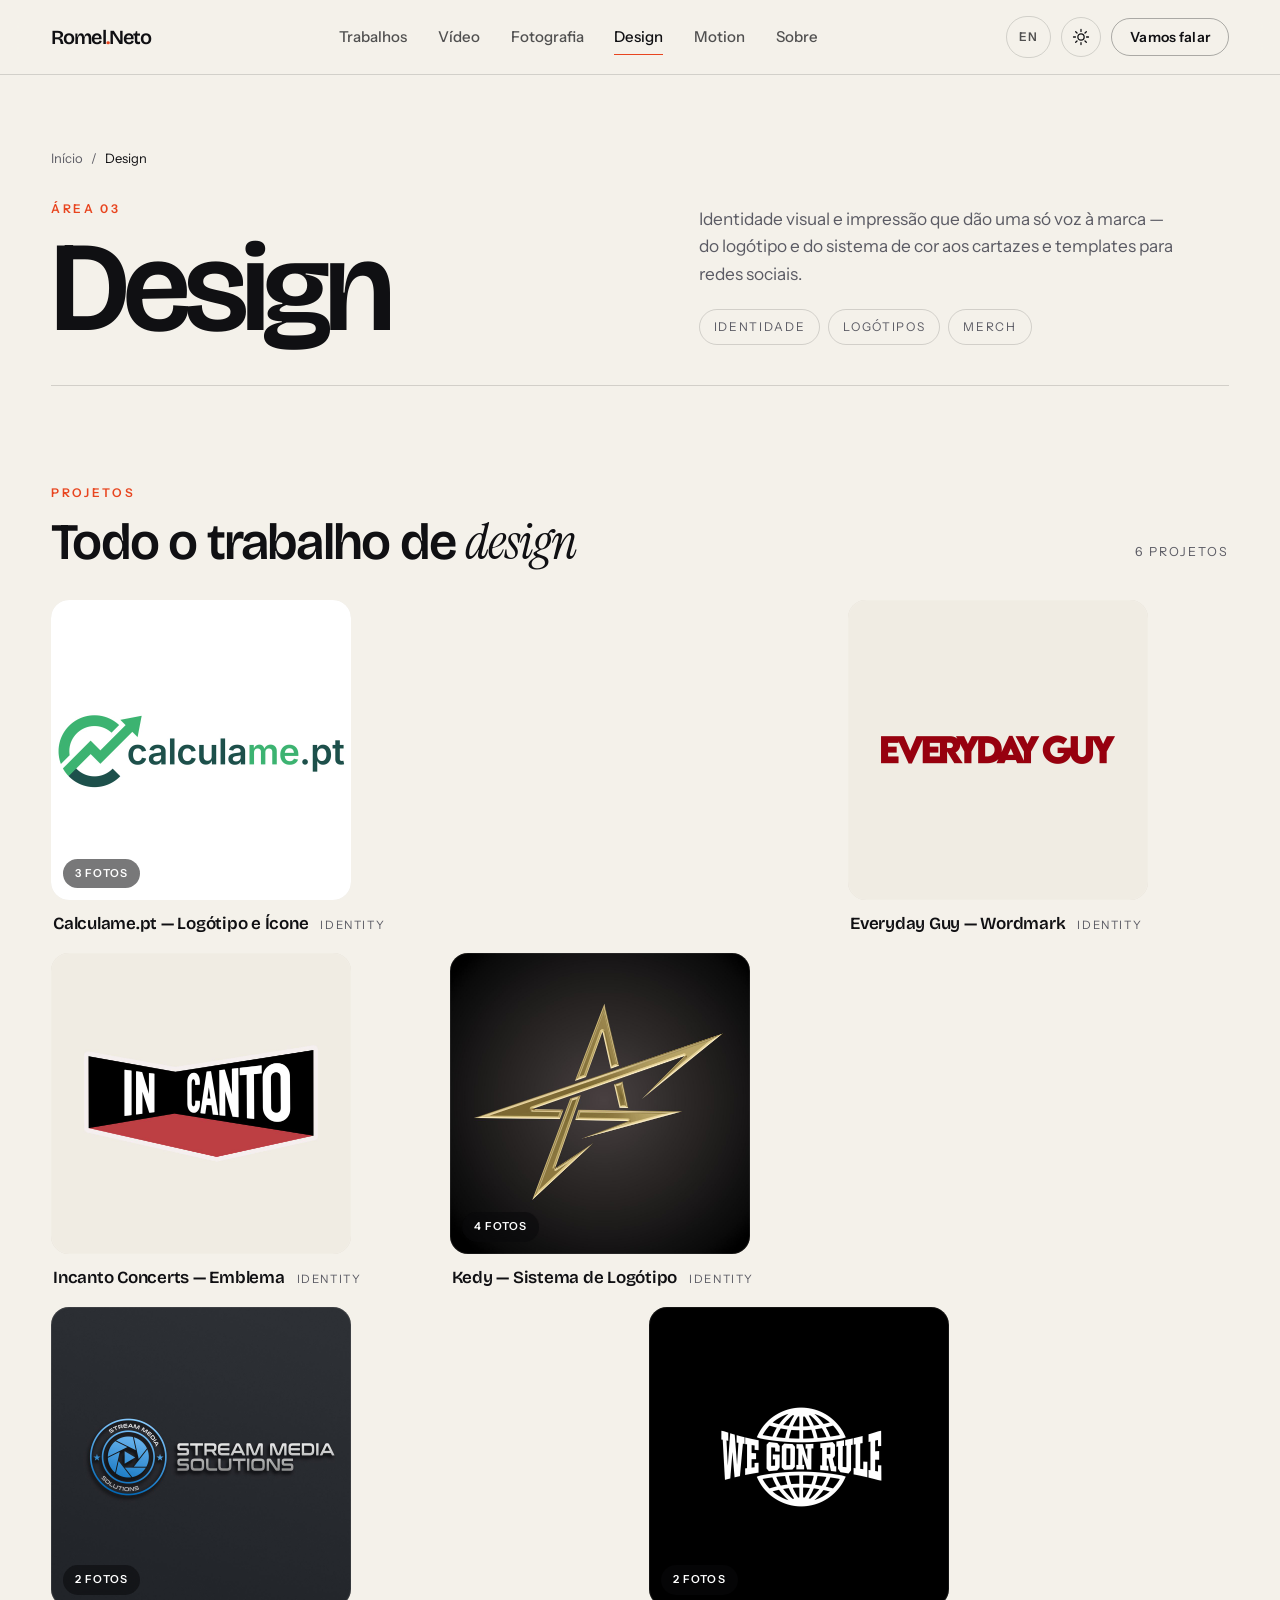
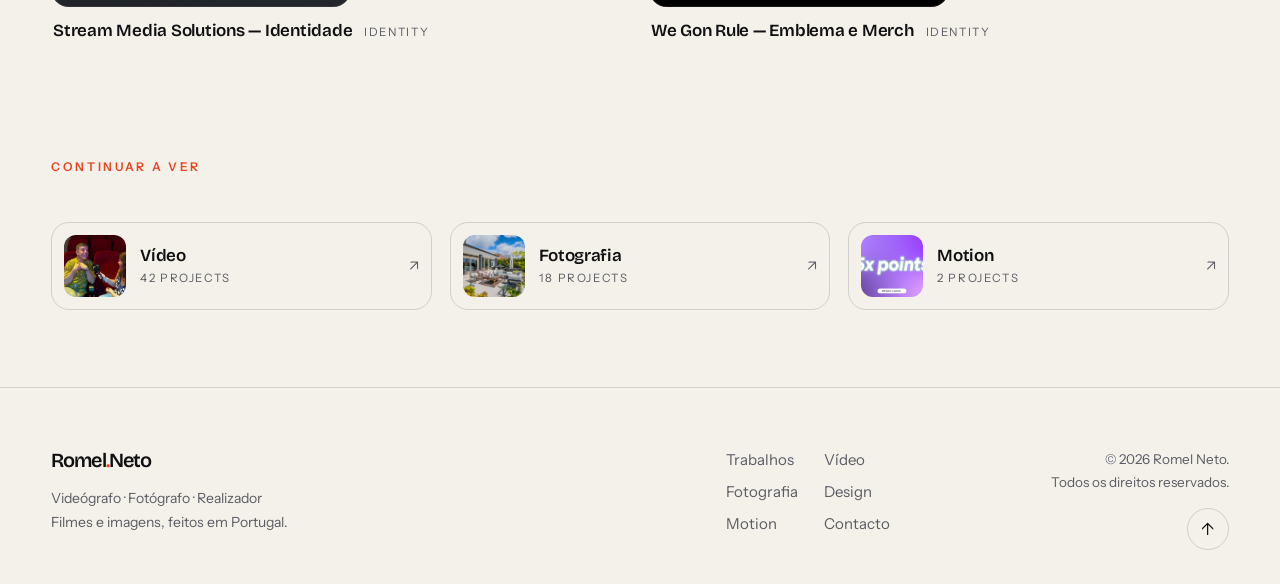
<file: pt/design.html>
<!DOCTYPE html>
<html lang="pt-PT" data-theme="light">
<head>
<meta charset="utf-8">
<meta name="viewport" content="width=device-width, initial-scale=1, viewport-fit=cover">
<title>Design — Identidade e impressão — Romel Neto</title>
<meta name="description" content="Design gráfico de Romel Neto: identidade visual, cartazes e impressão que dão à marca uma só voz.">
<meta name="theme-color" content="#f4f1ea">
<meta property="og:type" content="website">
<meta property="og:title" content="Design — Identidade e impressão — Romel Neto">
<meta property="og:description" content="Design gráfico de Romel Neto: identidade visual, cartazes e impressão que dão à marca uma só voz.">
<meta property="og:image" content="../assets/images/design/identity-kedy/01.jpg">
<link rel="icon" href="data:image/svg+xml,%3Csvg xmlns='http://www.w3.org/2000/svg' viewBox='0 0 64 64'%3E%3Crect width='64' height='64' rx='14' fill='%230a0a0b'/%3E%3Ctext x='32' y='44' font-family='Helvetica,Arial' font-size='30' font-weight='700' fill='%23ff5b35' text-anchor='middle'%3ERN%3C/text%3E%3C/svg%3E">
<link rel="preconnect" href="https://fonts.googleapis.com">
<link rel="preconnect" href="https://fonts.gstatic.com" crossorigin>
<link rel="stylesheet" href="https://fonts.googleapis.com/css2?family=Bricolage+Grotesque:opsz,wght@12..96,400;12..96,500;12..96,600;12..96,700&family=Instrument+Sans:ital,wght@0,400;0,500;0,600;1,400&family=Instrument+Serif:ital@0;1&display=swap">
<link rel="alternate" hreflang="pt" href="https://portfolio-website.netoromel.workers.dev/pt/design.html">
<link rel="alternate" hreflang="pt" href="https://portfolio-website.netoromel.workers.dev/pt/design.html">
<link rel="alternate" hreflang="en" href="https://portfolio-website.netoromel.workers.dev/design.html">
<link rel="stylesheet" href="../assets/css/styles.css?v=20261112e">
</head>
<body data-area="design">
<a class="skip" href="#work">Ir para os projetos</a>

<header class="head head--solid" id="head">
  <div class="shell head-inner">
    <a class="brand" href="index.html">Romel<span class="brand-dot">.</span>Neto</a>

    <nav class="nav" aria-label="Navegação principal">
      <a href="index.html#work">Trabalhos</a>
      <a href="video.html">Vídeo</a>
      <a href="photography.html">Fotografia</a>
      <a href="design.html" aria-current="page">Design</a>
      <a href="motion.html">Motion</a>
      <a href="index.html#about">Sobre</a>
    </nav>

    <div class="head-actions">
      <a class="lang-switch" href="../design.html" hreflang="en" lang="en" aria-label="View in English">EN</a>
      <button class="icon-btn" id="themeBtn" type="button" aria-label="Mudar para o tema escuro">
        <svg class="i-moon" viewBox="0 0 24 24" aria-hidden="true"><path d="M21 12.8A8.5 8.5 0 1 1 11.2 3a7 7 0 0 0 9.8 9.8Z"/></svg>
        <svg class="i-sun" viewBox="0 0 24 24" aria-hidden="true"><circle cx="12" cy="12" r="4.2"/><path d="M12 2v2.6M12 19.4V22M2 12h2.6M19.4 12H22M4.9 4.9l1.8 1.8M17.3 17.3l1.8 1.8M19.1 4.9l-1.8 1.8M6.7 17.3l-1.8 1.8"/></svg>
      </button>
      <a class="btn btn--ghost btn--sm head-cta" href="index.html#contact">Vamos falar</a>
      <button class="burger" id="burger" type="button" aria-label="Abrir menu" aria-expanded="false" aria-controls="mobileNav">
        <span></span><span></span>
      </button>
    </div>
  </div>

  <div class="mobile-nav" id="mobileNav" hidden>
    <a href="index.html#work">Trabalhos</a>
    <a href="video.html">Vídeo</a>
    <a href="photography.html">Fotografia</a>
    <a href="design.html">Design</a>
    <a href="motion.html">Motion</a>
    <a href="index.html#about">Sobre</a>
    <a href="index.html#contact">Contacto</a>
    <a class="mobile-mail" href="mailto:netoromel@gmail.com">netoromel@gmail.com</a>
  </div>
</header>

<main>
  <!-- ============ AREA HERO ============ -->
  <section class="area-hero" id="top">
    <div class="shell">
      <p class="crumbs"><a href="index.html">Início</a><span aria-hidden="true">/</span><span>Design</span></p>

      <div class="area-hero-grid">
        <div class="area-hero-main">
          <p class="kicker">Área 03</p>
          <h1 class="area-title">Design</h1>
        </div>
        <div class="area-hero-side reveal">
          <p class="area-intro">Identidade visual e impressão que dão uma só voz à marca — do logótipo e do sistema de cor aos cartazes e templates para redes sociais.</p>
          <ul class="area-tags">
            <li>Identidade</li>
            <li>Logótipos</li>
            <li>Merch</li>
          </ul>
        </div>
      </div>
    </div>
  </section>


  <!-- ============ PROJECTS ============ -->
  <section class="section" id="work">
    <div class="shell">
      <div class="work-head reveal">
        <div>
          <p class="kicker">Projetos</p>
          <h2>Todo o trabalho de <span class="serif">design</span></h2>
        </div>
        <p class="work-count" id="workCount"></p>
      </div>

      <div class="filters reveal" id="areaFilters" role="group" aria-label="Filtrar projetos por tipo"></div>
      <div class="work-grid" id="workGrid"></div>
      <p class="empty" id="emptyState" hidden>Ainda não há projetos neste filtro — experimenta outro.</p>
    </div>
  </section>

  <!-- ============ OTHER AREAS ============ -->
  <section class="area-next">
    <div class="shell">
      <div class="work-head">
        <div><p class="kicker">Continuar a ver</p></div>
      </div>
      <div class="area-next-grid" id="nextAreas"></div>
    </div>
  </section>
</main>

<footer class="foot">
  <div class="shell foot-inner">
    <div class="foot-brand">
      <a class="brand" href="index.html">Romel<span class="brand-dot">.</span>Neto</a>
      <p>Videógrafo · Fotógrafo · Realizador<br>Filmes e imagens, feitos em Portugal.</p>
    </div>
    <nav class="foot-nav" aria-label="Rodapé">
      <a href="index.html#work">Trabalhos</a>
      <a href="video.html">Vídeo</a>
      <a href="photography.html">Fotografia</a>
      <a href="design.html">Design</a>
      <a href="motion.html">Motion</a>
      <a href="index.html#contact">Contacto</a>
    </nav>
    <div class="foot-meta">
      <p>© <span id="year">2026</span> Romel Neto.<br>Todos os direitos reservados.</p>
      <a class="to-top" href="#top" aria-label="Voltar ao topo">↑</a>
    </div>
  </div>
</footer>

<dialog class="lb" id="lightbox" aria-label="Visualizador de projeto">
  <div class="lb-bar">
    <span class="lb-count" id="lbCount"></span>
    <button class="lb-btn" type="button" id="lbClose" aria-label="Fechar">
      <svg viewBox="0 0 24 24" aria-hidden="true"><path d="M6 6l12 12M18 6 6 18"/></svg>
    </button>
  </div>
  <button class="lb-nav lb-prev" type="button" id="lbPrev" aria-label="Anterior">
    <svg viewBox="0 0 24 24" aria-hidden="true"><path d="M15 5l-7 7 7 7"/></svg>
  </button>
  <button class="lb-nav lb-next" type="button" id="lbNext" aria-label="Seguinte">
    <svg viewBox="0 0 24 24" aria-hidden="true"><path d="M9 5l7 7-7 7"/></svg>
  </button>
  <figure class="lb-figure">
    <div class="lb-media" id="lbMedia"></div>
    <figcaption class="lb-cap" id="lbCap"></figcaption>
  </figure>
</dialog>

<div class="toast" id="toast" role="status" aria-live="polite"></div>

<noscript><p class="noscript">Esta página usa JavaScript para mostrar a galeria. Ativa-o para veres o trabalho.</p></noscript>

<script src="../assets/js/i18n-pt.js?v=20261112e" defer></script>
<script src="../assets/js/projects.js?v=20261112e" defer></script>
<script src="../assets/js/ui.js?v=20261112e" defer></script>
<script src="../assets/js/area.js?v=20261112e" defer></script>
</body>
</html>
</file>
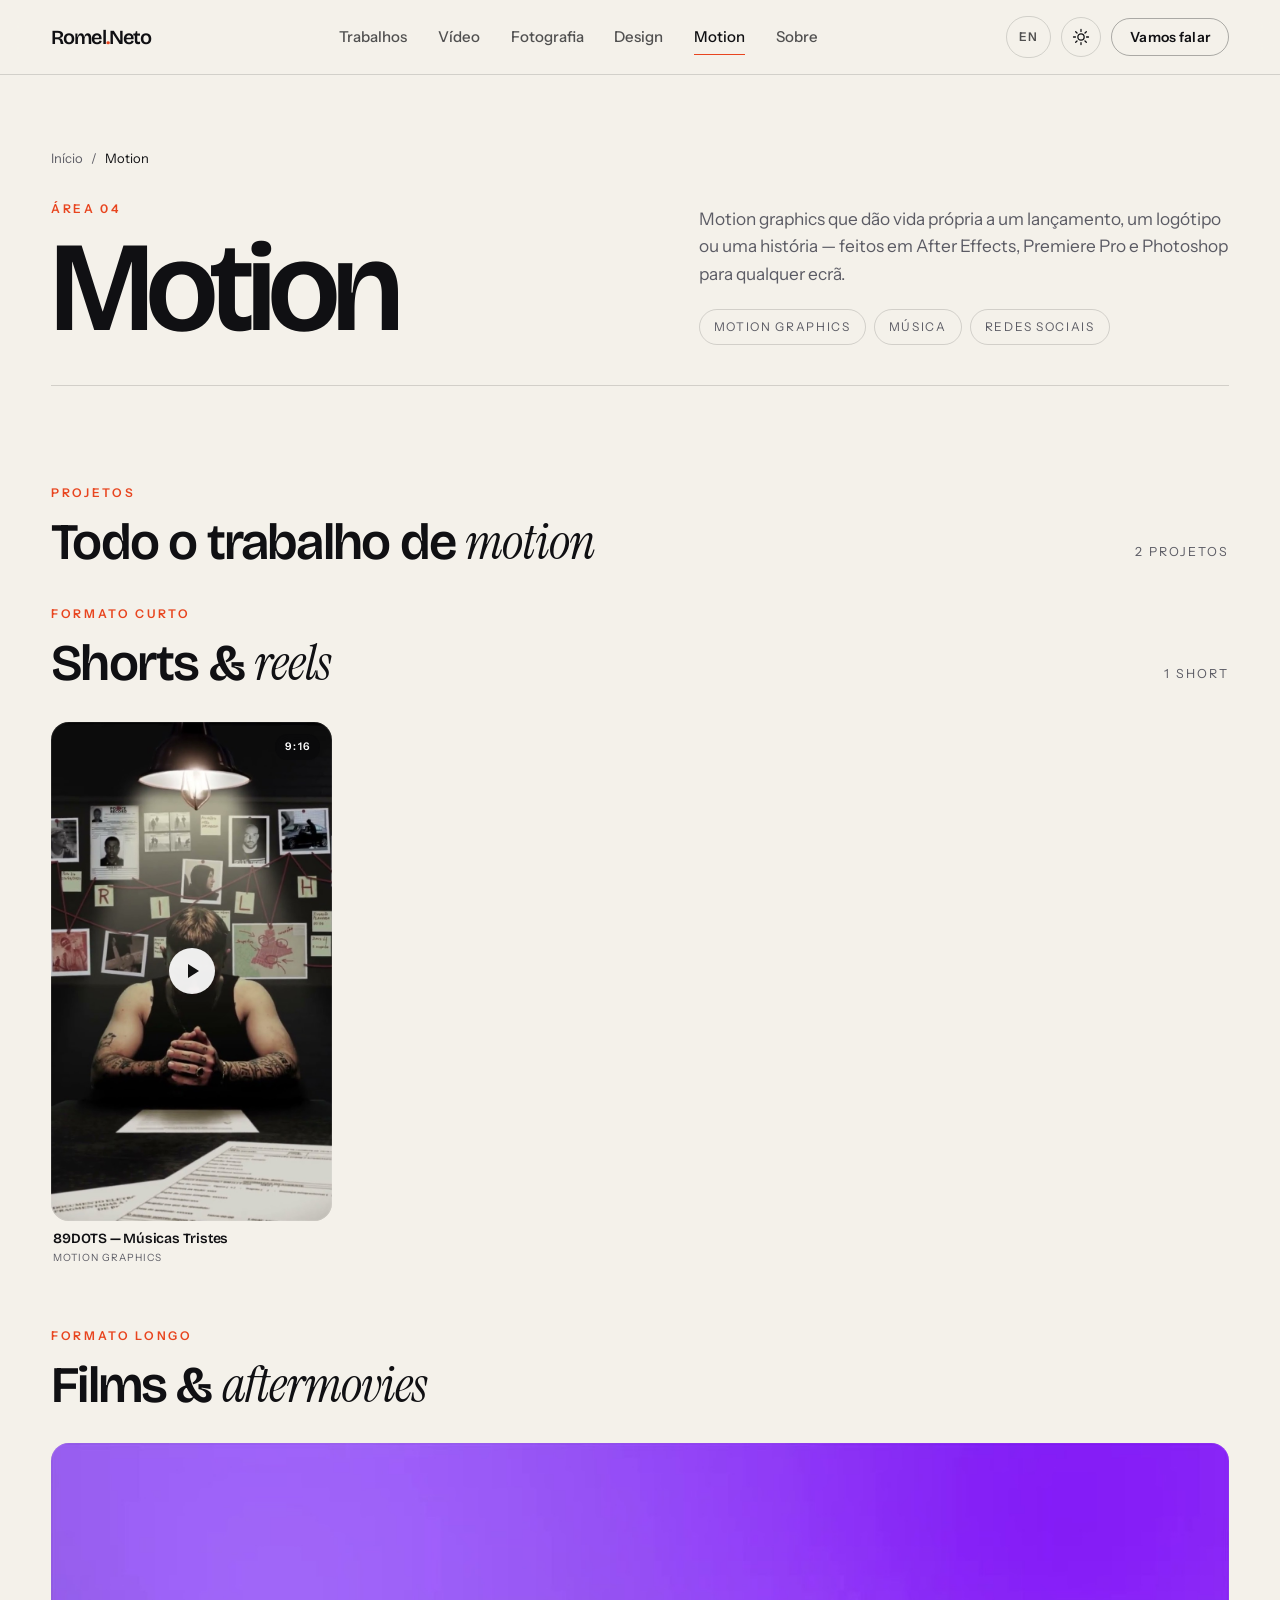
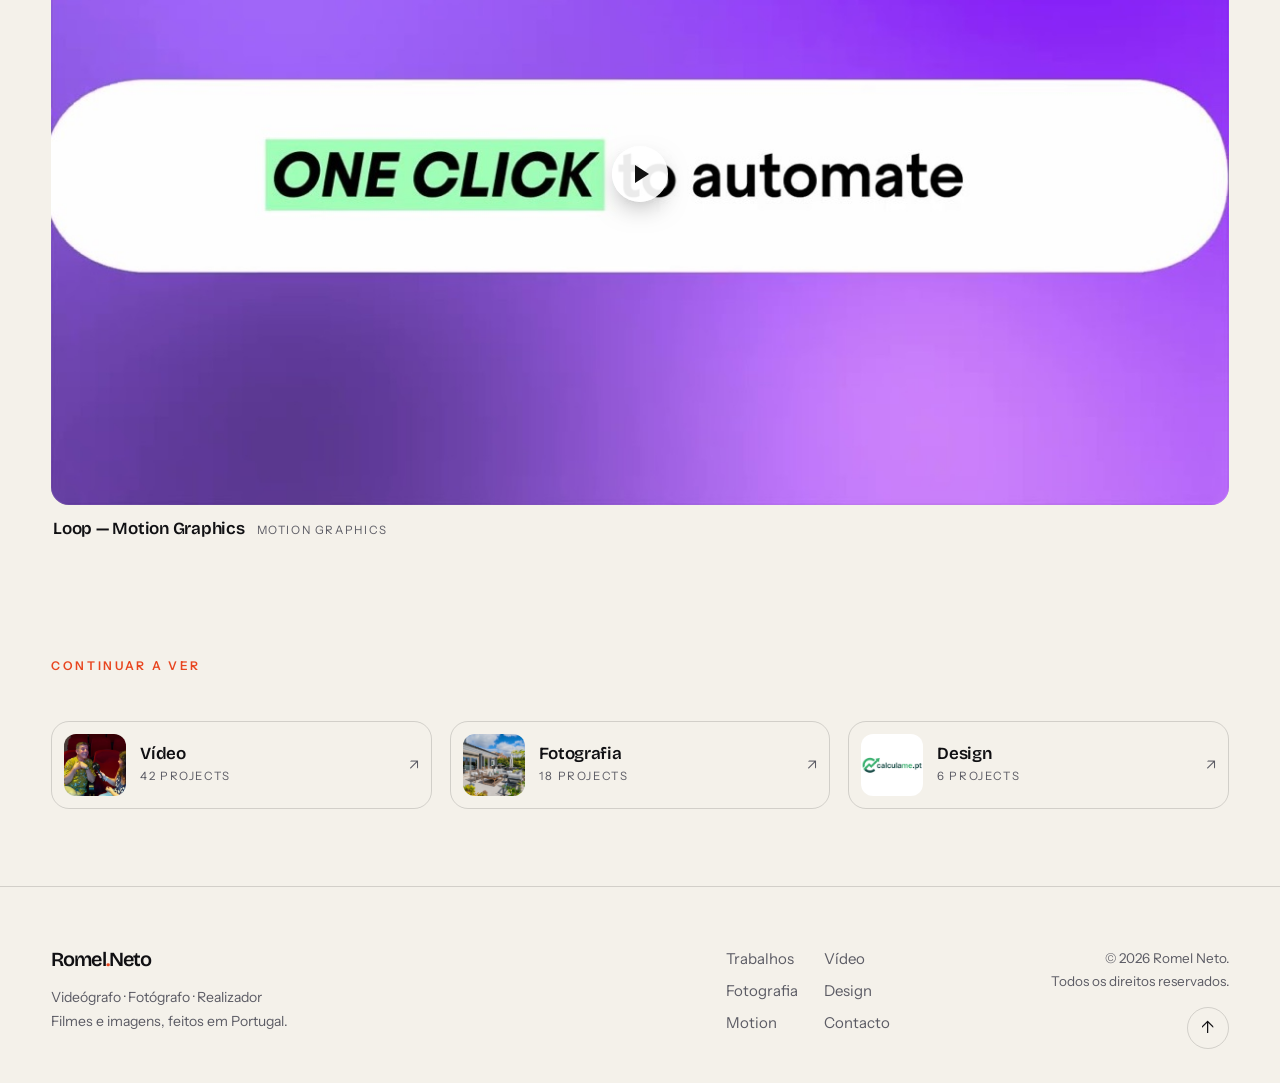
<file: pt/motion.html>
<!DOCTYPE html>
<html lang="pt-PT" data-theme="light">
<head>
<meta charset="utf-8">
<meta name="viewport" content="width=device-width, initial-scale=1, viewport-fit=cover">
<title>Motion — Genéricos e logótipos animados — Romel Neto</title>
<meta name="description" content="Motion design de Romel Neto: genéricos, logótipos animados e explainers pensados para qualquer ecrã.">
<meta name="theme-color" content="#f4f1ea">
<meta property="og:type" content="website">
<meta property="og:title" content="Motion — Genéricos e logótipos animados — Romel Neto">
<meta property="og:description" content="Motion design de Romel Neto: genéricos, logótipos animados e explainers pensados para qualquer ecrã.">
<meta property="og:image" content="../assets/images/motion-cover.jpg">
<link rel="icon" href="data:image/svg+xml,%3Csvg xmlns='http://www.w3.org/2000/svg' viewBox='0 0 64 64'%3E%3Crect width='64' height='64' rx='14' fill='%230a0a0b'/%3E%3Ctext x='32' y='44' font-family='Helvetica,Arial' font-size='30' font-weight='700' fill='%23ff5b35' text-anchor='middle'%3ERN%3C/text%3E%3C/svg%3E">
<link rel="preconnect" href="https://fonts.googleapis.com">
<link rel="preconnect" href="https://fonts.gstatic.com" crossorigin>
<link rel="stylesheet" href="https://fonts.googleapis.com/css2?family=Bricolage+Grotesque:opsz,wght@12..96,400;12..96,500;12..96,600;12..96,700&family=Instrument+Sans:ital,wght@0,400;0,500;0,600;1,400&family=Instrument+Serif:ital@0;1&display=swap">
<link rel="alternate" hreflang="pt" href="https://portfolio-website.netoromel.workers.dev/pt/motion.html">
<link rel="alternate" hreflang="pt" href="https://portfolio-website.netoromel.workers.dev/pt/motion.html">
<link rel="alternate" hreflang="en" href="https://portfolio-website.netoromel.workers.dev/motion.html">
<link rel="stylesheet" href="../assets/css/styles.css?v=20261112e">
</head>
<body data-area="motion">
<a class="skip" href="#work">Ir para os projetos</a>

<header class="head head--solid" id="head">
  <div class="shell head-inner">
    <a class="brand" href="index.html">Romel<span class="brand-dot">.</span>Neto</a>

    <nav class="nav" aria-label="Navegação principal">
      <a href="index.html#work">Trabalhos</a>
      <a href="video.html">Vídeo</a>
      <a href="photography.html">Fotografia</a>
      <a href="design.html">Design</a>
      <a href="motion.html" aria-current="page">Motion</a>
      <a href="index.html#about">Sobre</a>
    </nav>

    <div class="head-actions">
      <a class="lang-switch" href="../motion.html" hreflang="en" lang="en" aria-label="View in English">EN</a>
      <button class="icon-btn" id="themeBtn" type="button" aria-label="Mudar para o tema escuro">
        <svg class="i-moon" viewBox="0 0 24 24" aria-hidden="true"><path d="M21 12.8A8.5 8.5 0 1 1 11.2 3a7 7 0 0 0 9.8 9.8Z"/></svg>
        <svg class="i-sun" viewBox="0 0 24 24" aria-hidden="true"><circle cx="12" cy="12" r="4.2"/><path d="M12 2v2.6M12 19.4V22M2 12h2.6M19.4 12H22M4.9 4.9l1.8 1.8M17.3 17.3l1.8 1.8M19.1 4.9l-1.8 1.8M6.7 17.3l-1.8 1.8"/></svg>
      </button>
      <a class="btn btn--ghost btn--sm head-cta" href="index.html#contact">Vamos falar</a>
      <button class="burger" id="burger" type="button" aria-label="Abrir menu" aria-expanded="false" aria-controls="mobileNav">
        <span></span><span></span>
      </button>
    </div>
  </div>

  <div class="mobile-nav" id="mobileNav" hidden>
    <a href="index.html#work">Trabalhos</a>
    <a href="video.html">Vídeo</a>
    <a href="photography.html">Fotografia</a>
    <a href="design.html">Design</a>
    <a href="motion.html">Motion</a>
    <a href="index.html#about">Sobre</a>
    <a href="index.html#contact">Contacto</a>
    <a class="mobile-mail" href="mailto:netoromel@gmail.com">netoromel@gmail.com</a>
  </div>
</header>

<main>
  <!-- ============ AREA HERO ============ -->
  <section class="area-hero" id="top">
    <div class="shell">
      <p class="crumbs"><a href="index.html">Início</a><span aria-hidden="true">/</span><span>Motion</span></p>

      <div class="area-hero-grid">
        <div class="area-hero-main">
          <p class="kicker">Área 04</p>
          <h1 class="area-title">Motion</h1>
        </div>
        <div class="area-hero-side reveal">
          <p class="area-intro">Motion graphics que dão vida própria a um lançamento, um logótipo ou uma história — feitos em After Effects, Premiere Pro e Photoshop para qualquer ecrã.</p>
          <ul class="area-tags">
            <li>Motion graphics</li>
            <li>Música</li>
            <li>Redes sociais</li>
          </ul>
        </div>
      </div>
    </div>
  </section>


  <!-- ============ PROJECTS ============ -->
  <section class="section" id="work">
    <div class="shell">
      <div class="work-head reveal">
        <div>
          <p class="kicker">Projetos</p>
          <h2>Todo o trabalho de <span class="serif">motion</span></h2>
        </div>
        <p class="work-count" id="workCount"></p>
      </div>

      <div class="filters reveal" id="areaFilters" role="group" aria-label="Filtrar projetos por tipo"></div>
      <div class="shorts-wrap" id="shortsWrap" hidden>
        <div class="work-head">
          <div><p class="kicker">Formato curto</p><h2>Shorts &amp; <span class="serif">reels</span></h2></div>
          <p class="work-count" id="shortsCount"></p>
        </div>
        <div class="shorts-grid" id="shortsGrid"></div>
      </div>

      <div class="films-wrap" id="filmsWrap">
        <div class="work-head">
          <div>
            <p class="kicker">Formato longo</p>
            <h2>Films &amp; <span class="serif">aftermovies</span></h2>
          </div>
        </div>
        <div class="work-grid" id="workGrid"></div>
      </div>

      <p class="empty" id="emptyState" hidden>Ainda não há projetos neste filtro — experimenta outro.</p>
    </div>
  </section>

  <!-- ============ OTHER AREAS ============ -->
  <section class="area-next">
    <div class="shell">
      <div class="work-head">
        <div><p class="kicker">Continuar a ver</p></div>
      </div>
      <div class="area-next-grid" id="nextAreas"></div>
    </div>
  </section>
</main>

<footer class="foot">
  <div class="shell foot-inner">
    <div class="foot-brand">
      <a class="brand" href="index.html">Romel<span class="brand-dot">.</span>Neto</a>
      <p>Videógrafo · Fotógrafo · Realizador<br>Filmes e imagens, feitos em Portugal.</p>
    </div>
    <nav class="foot-nav" aria-label="Rodapé">
      <a href="index.html#work">Trabalhos</a>
      <a href="video.html">Vídeo</a>
      <a href="photography.html">Fotografia</a>
      <a href="design.html">Design</a>
      <a href="motion.html">Motion</a>
      <a href="index.html#contact">Contacto</a>
    </nav>
    <div class="foot-meta">
      <p>© <span id="year">2026</span> Romel Neto.<br>Todos os direitos reservados.</p>
      <a class="to-top" href="#top" aria-label="Voltar ao topo">↑</a>
    </div>
  </div>
</footer>

<dialog class="lb" id="lightbox" aria-label="Visualizador de projeto">
  <div class="lb-bar">
    <span class="lb-count" id="lbCount"></span>
    <button class="lb-btn" type="button" id="lbClose" aria-label="Fechar">
      <svg viewBox="0 0 24 24" aria-hidden="true"><path d="M6 6l12 12M18 6 6 18"/></svg>
    </button>
  </div>
  <button class="lb-nav lb-prev" type="button" id="lbPrev" aria-label="Anterior">
    <svg viewBox="0 0 24 24" aria-hidden="true"><path d="M15 5l-7 7 7 7"/></svg>
  </button>
  <button class="lb-nav lb-next" type="button" id="lbNext" aria-label="Seguinte">
    <svg viewBox="0 0 24 24" aria-hidden="true"><path d="M9 5l7 7-7 7"/></svg>
  </button>
  <figure class="lb-figure">
    <div class="lb-media" id="lbMedia"></div>
    <figcaption class="lb-cap" id="lbCap"></figcaption>
  </figure>
</dialog>

<div class="toast" id="toast" role="status" aria-live="polite"></div>

<noscript><p class="noscript">Esta página usa JavaScript para mostrar a galeria. Ativa-o para veres o trabalho.</p></noscript>

<script src="../assets/js/i18n-pt.js?v=20261112e" defer></script>
<script src="../assets/js/projects.js?v=20261112e" defer></script>
<script src="../assets/js/ui.js?v=20261112e" defer></script>
<script src="../assets/js/area.js?v=20261112e" defer></script>
</body>
</html>
</file>
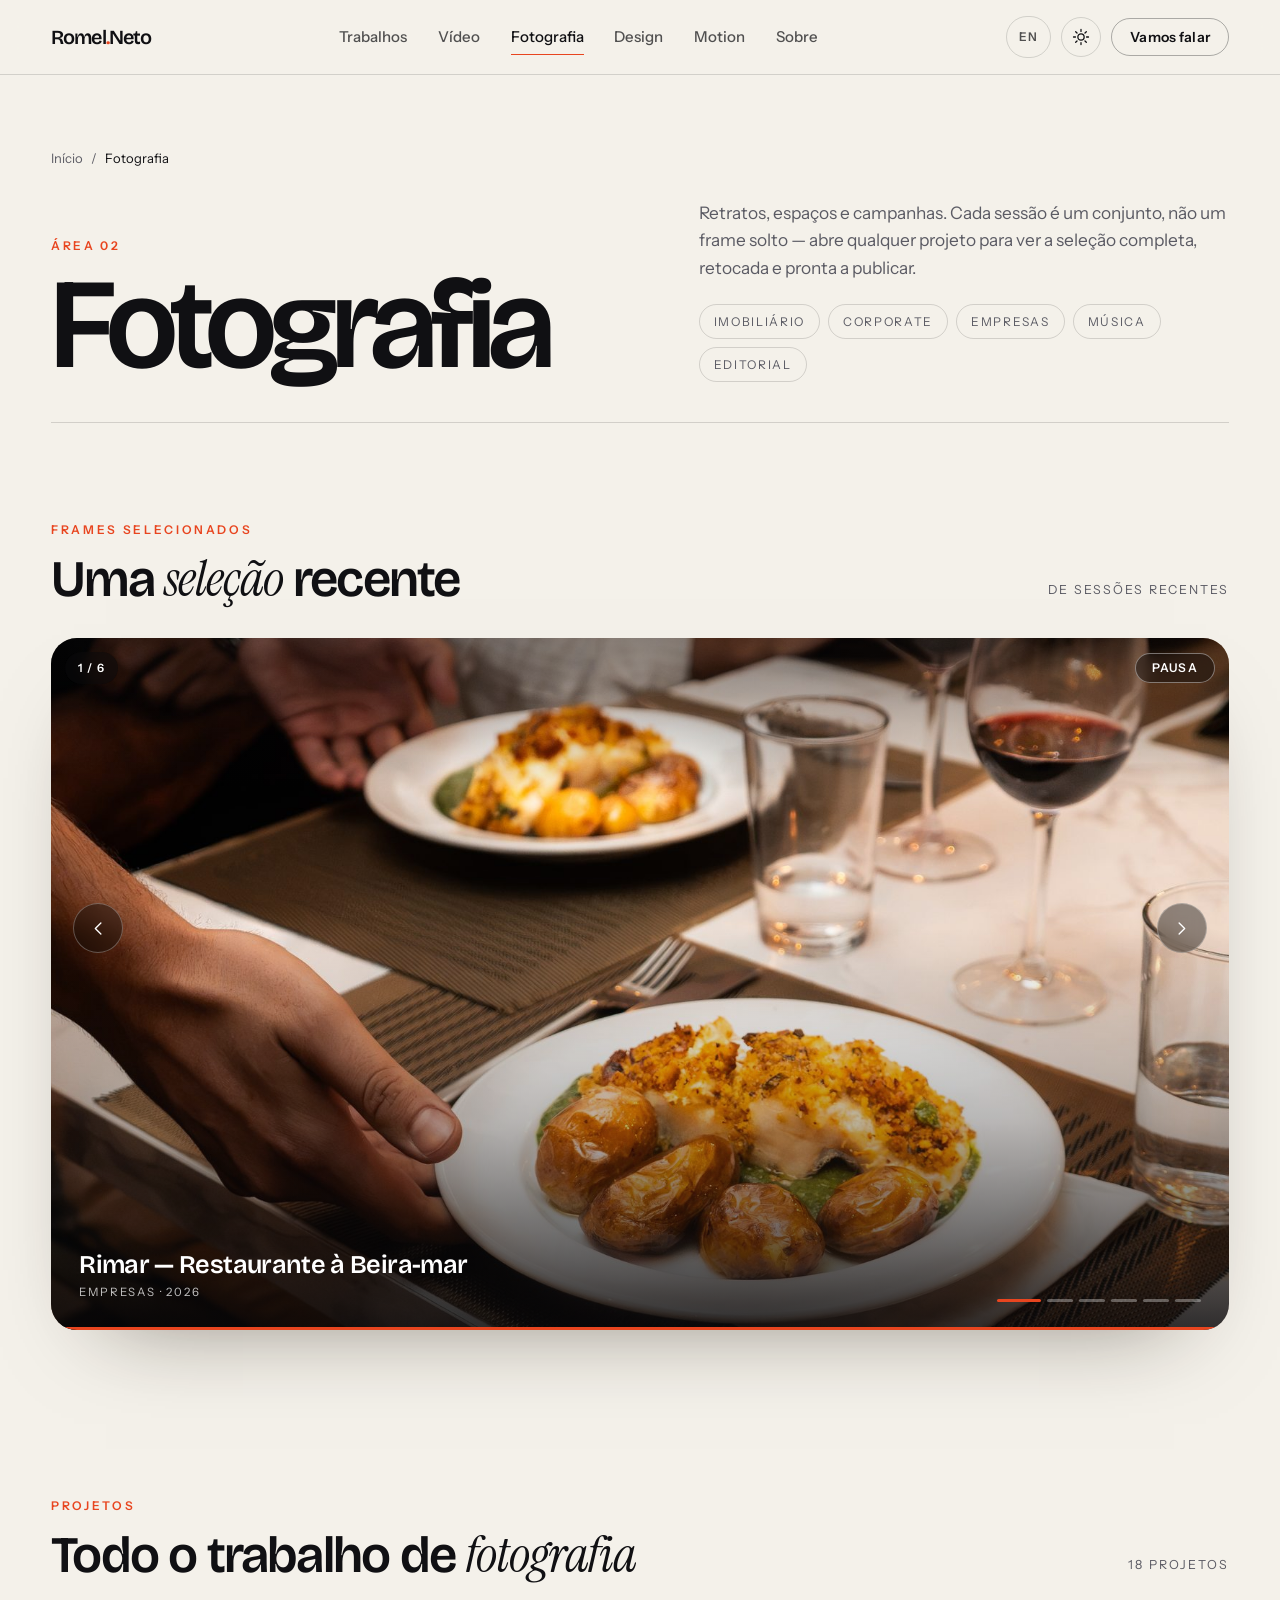
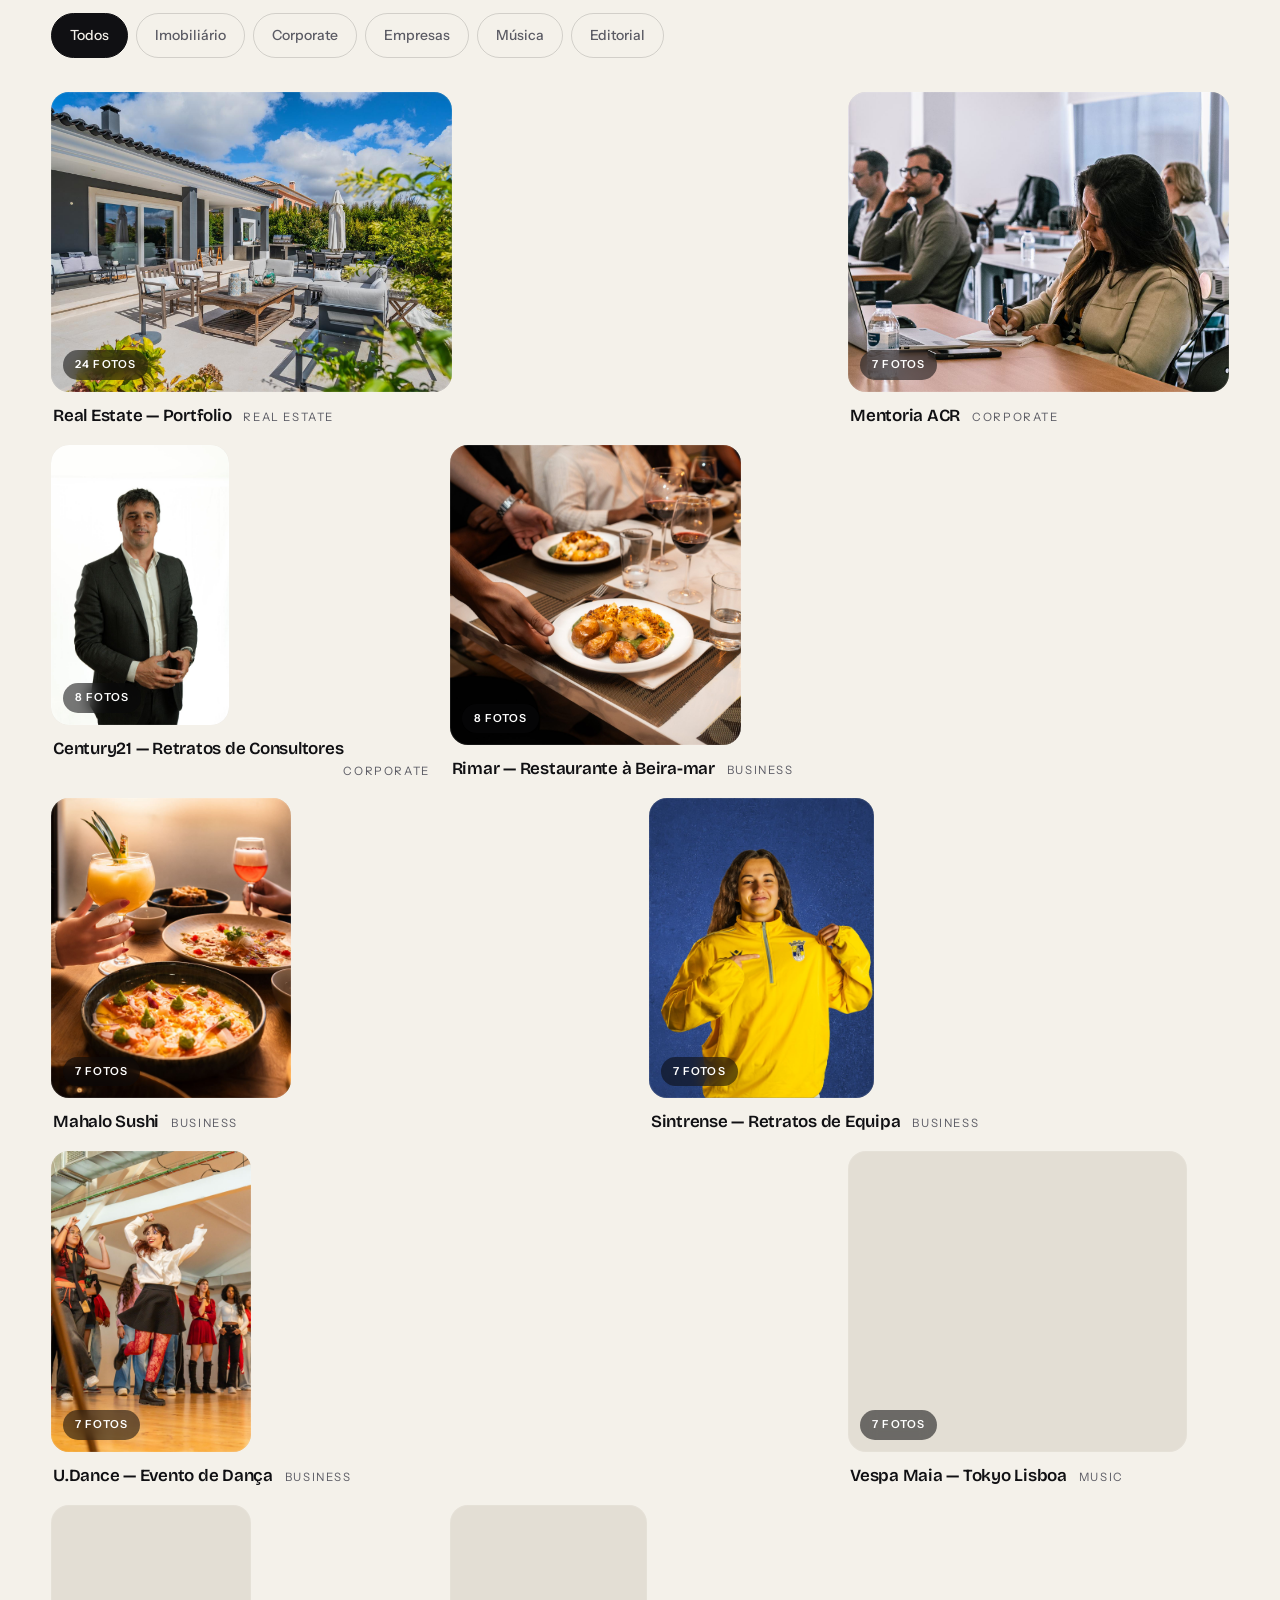
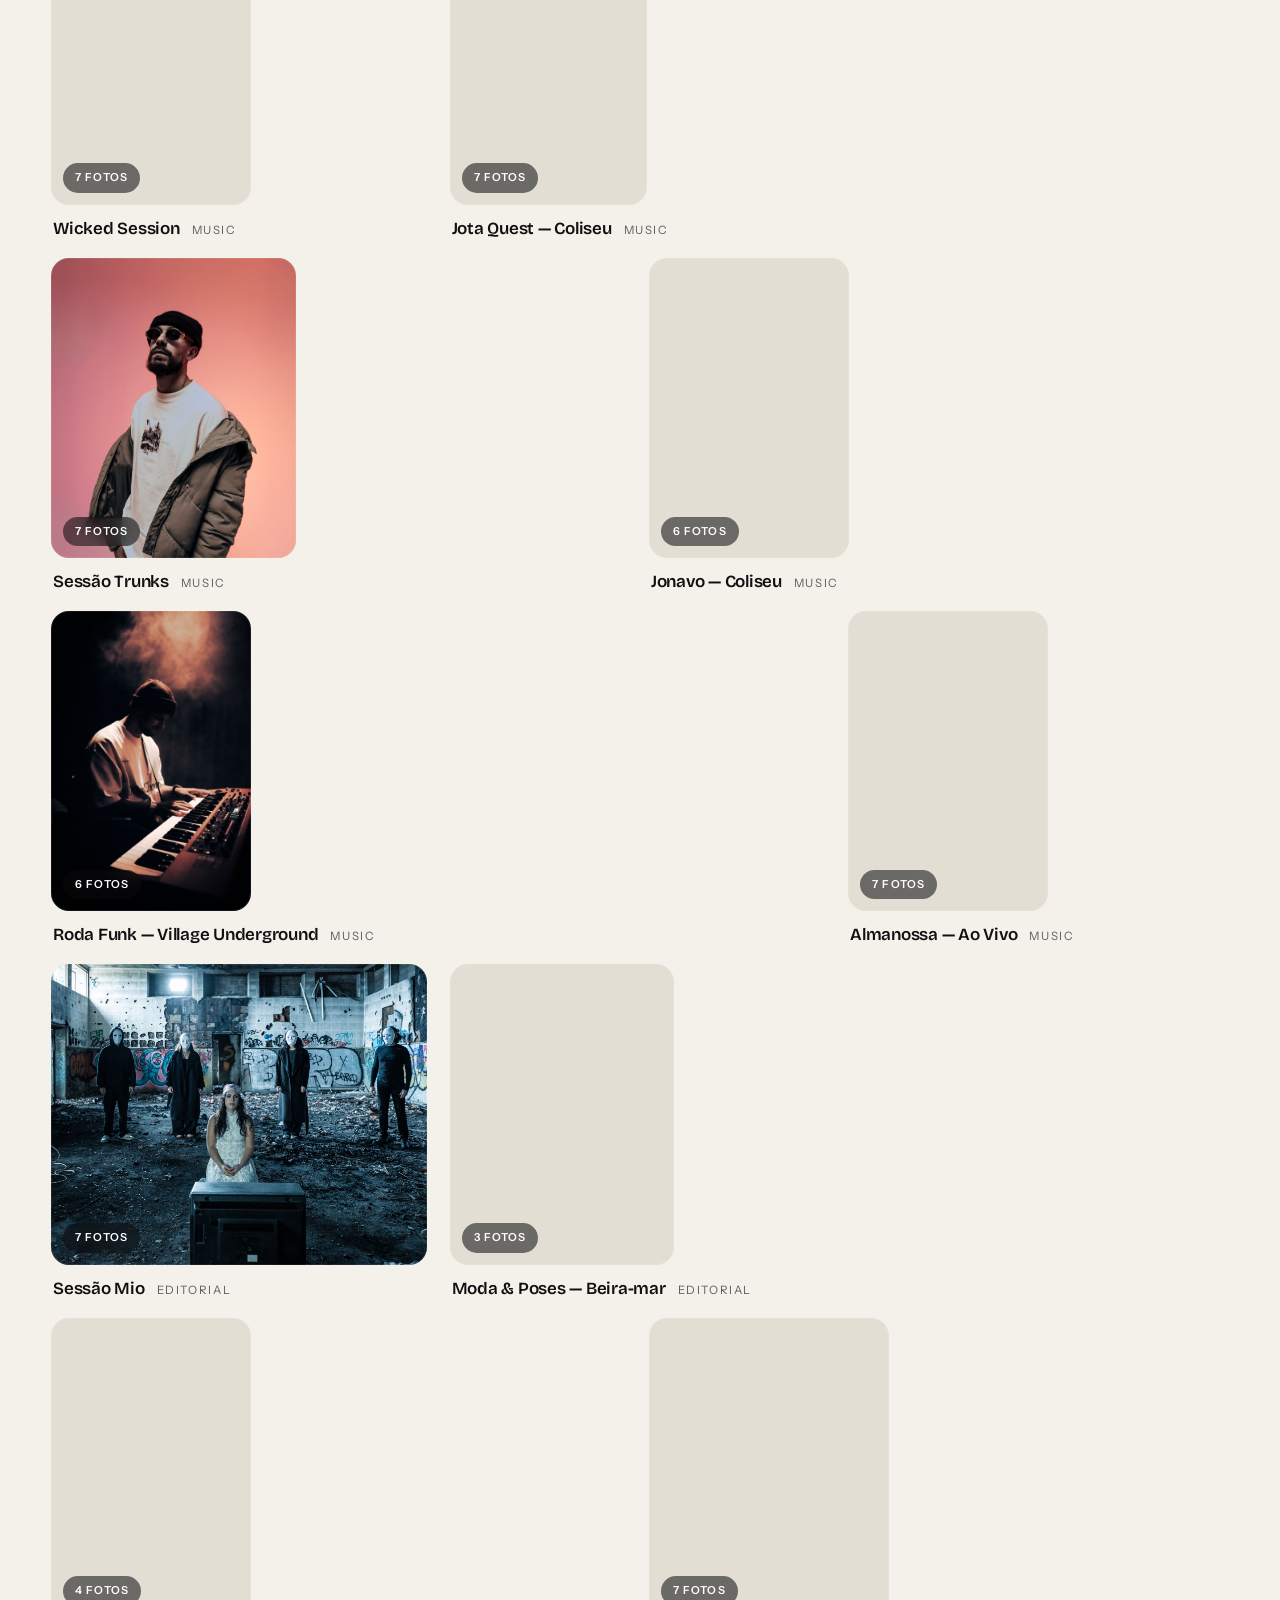
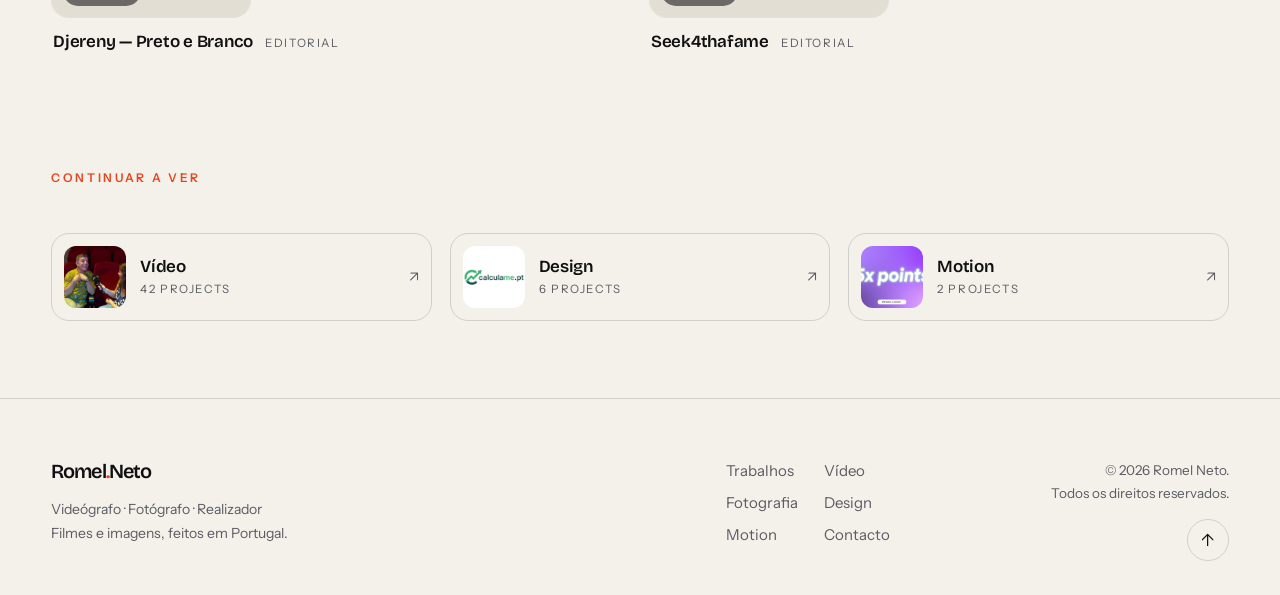
<file: pt/photography.html>
<!DOCTYPE html>
<html lang="pt-PT" data-theme="light">
<head>
<meta charset="utf-8">
<meta name="viewport" content="width=device-width, initial-scale=1, viewport-fit=cover">
<title>Fotografia — Retratos, espaços e campanhas — Romel Neto</title>
<meta name="description" content="Fotografia de Romel Neto: retratos de empresas, imobiliário, música e editorial. Cada sessão abre como um conjunto completo de frames.">
<meta name="theme-color" content="#f4f1ea">
<meta property="og:type" content="website">
<meta property="og:title" content="Fotografia — Retratos, espaços e campanhas — Romel Neto">
<meta property="og:description" content="Fotografia de Romel Neto: retratos de empresas, imobiliário, música e editorial. Cada sessão abre como um conjunto completo de frames.">
<meta property="og:image" content="../assets/images/photos/music-vespa-maia/01.jpg">
<link rel="icon" href="data:image/svg+xml,%3Csvg xmlns='http://www.w3.org/2000/svg' viewBox='0 0 64 64'%3E%3Crect width='64' height='64' rx='14' fill='%230a0a0b'/%3E%3Ctext x='32' y='44' font-family='Helvetica,Arial' font-size='30' font-weight='700' fill='%23ff5b35' text-anchor='middle'%3ERN%3C/text%3E%3C/svg%3E">
<link rel="preconnect" href="https://fonts.googleapis.com">
<link rel="preconnect" href="https://fonts.gstatic.com" crossorigin>
<link rel="stylesheet" href="https://fonts.googleapis.com/css2?family=Bricolage+Grotesque:opsz,wght@12..96,400;12..96,500;12..96,600;12..96,700&family=Instrument+Sans:ital,wght@0,400;0,500;0,600;1,400&family=Instrument+Serif:ital@0;1&display=swap">
<link rel="alternate" hreflang="pt" href="https://portfolio-website.netoromel.workers.dev/pt/photography.html">
<link rel="alternate" hreflang="pt" href="https://portfolio-website.netoromel.workers.dev/pt/photography.html">
<link rel="alternate" hreflang="en" href="https://portfolio-website.netoromel.workers.dev/photography.html">
<link rel="stylesheet" href="../assets/css/styles.css?v=20261112e">
</head>
<body data-area="photo">
<a class="skip" href="#work">Ir para os projetos</a>

<header class="head head--solid" id="head">
  <div class="shell head-inner">
    <a class="brand" href="index.html">Romel<span class="brand-dot">.</span>Neto</a>

    <nav class="nav" aria-label="Navegação principal">
      <a href="index.html#work">Trabalhos</a>
      <a href="video.html">Vídeo</a>
      <a href="photography.html" aria-current="page">Fotografia</a>
      <a href="design.html">Design</a>
      <a href="motion.html">Motion</a>
      <a href="index.html#about">Sobre</a>
    </nav>

    <div class="head-actions">
      <a class="lang-switch" href="../photography.html" hreflang="en" lang="en" aria-label="View in English">EN</a>
      <button class="icon-btn" id="themeBtn" type="button" aria-label="Mudar para o tema escuro">
        <svg class="i-moon" viewBox="0 0 24 24" aria-hidden="true"><path d="M21 12.8A8.5 8.5 0 1 1 11.2 3a7 7 0 0 0 9.8 9.8Z"/></svg>
        <svg class="i-sun" viewBox="0 0 24 24" aria-hidden="true"><circle cx="12" cy="12" r="4.2"/><path d="M12 2v2.6M12 19.4V22M2 12h2.6M19.4 12H22M4.9 4.9l1.8 1.8M17.3 17.3l1.8 1.8M19.1 4.9l-1.8 1.8M6.7 17.3l-1.8 1.8"/></svg>
      </button>
      <a class="btn btn--ghost btn--sm head-cta" href="index.html#contact">Vamos falar</a>
      <button class="burger" id="burger" type="button" aria-label="Abrir menu" aria-expanded="false" aria-controls="mobileNav">
        <span></span><span></span>
      </button>
    </div>
  </div>

  <div class="mobile-nav" id="mobileNav" hidden>
    <a href="index.html#work">Trabalhos</a>
    <a href="video.html">Vídeo</a>
    <a href="photography.html">Fotografia</a>
    <a href="design.html">Design</a>
    <a href="motion.html">Motion</a>
    <a href="index.html#about">Sobre</a>
    <a href="index.html#contact">Contacto</a>
    <a class="mobile-mail" href="mailto:netoromel@gmail.com">netoromel@gmail.com</a>
  </div>
</header>

<main>
  <!-- ============ AREA HERO ============ -->
  <section class="area-hero" id="top">
    <div class="shell">
      <p class="crumbs"><a href="index.html">Início</a><span aria-hidden="true">/</span><span>Fotografia</span></p>

      <div class="area-hero-grid">
        <div class="area-hero-main">
          <p class="kicker">Área 02</p>
          <h1 class="area-title">Fotografia</h1>
        </div>
        <div class="area-hero-side reveal">
          <p class="area-intro">Retratos, espaços e campanhas. Cada sessão é um conjunto, não um frame solto — abre qualquer projeto para ver a seleção completa, retocada e pronta a publicar.</p>
          <ul class="area-tags">
            <li>Imobiliário</li>
            <li>Corporate</li>
            <li>Empresas</li>
            <li>Música</li>
            <li>Editorial</li>
          </ul>
        </div>
      </div>
    </div>
  </section>

  <!-- ============ SLIDESHOW ============ -->
  <section class="section section--flush" id="slideshow">
    <div class="shell">
      <div class="work-head reveal">
        <div>
          <p class="kicker">Frames selecionados</p>
          <h2>Uma <span class="serif">seleção</span> recente</h2>
        </div>
        <p class="work-count">De sessões recentes</p>
      </div>

      <div class="slides reveal" id="slides" tabindex="0" aria-roledescription="carousel" aria-label="Fotografias selecionadas">
        <div class="slides-stage" id="slidesStage"></div>

        <div class="slides-top">
          <span class="slides-count" id="slidesCount">1 / 6</span>
          <button class="slides-btn" id="slidesPause" type="button" aria-pressed="false">Pausa</button>
        </div>

        <button class="slides-nav prev" id="slidesPrev" type="button" aria-label="Fotografia anterior">
          <svg viewBox="0 0 24 24" aria-hidden="true"><path d="M15 5l-7 7 7 7"/></svg>
        </button>
        <button class="slides-nav next" id="slidesNext" type="button" aria-label="Fotografia seguinte">
          <svg viewBox="0 0 24 24" aria-hidden="true"><path d="M9 5l7 7-7 7"/></svg>
        </button>

        <div class="slides-bottom">
          <div class="slides-cap">
            <b id="slidesTitle"></b>
            <small id="slidesCaption"></small>
          </div>
          <div class="slides-dots" id="slidesDots"></div>
        </div>

        <div class="slides-progress" aria-hidden="true"><i id="slidesBar"></i></div>
      </div>
    </div>
  </section>

  <!-- ============ PROJECTS ============ -->
  <section class="section" id="work">
    <div class="shell">
      <div class="work-head reveal">
        <div>
          <p class="kicker">Projetos</p>
          <h2>Todo o trabalho de <span class="serif">fotografia</span></h2>
        </div>
        <p class="work-count" id="workCount"></p>
      </div>

      <div class="filters reveal" id="areaFilters" role="group" aria-label="Filtrar projetos por tipo"></div>
      <div class="work-grid" id="workGrid"></div>
      <p class="empty" id="emptyState" hidden>Ainda não há projetos neste filtro — experimenta outro.</p>
    </div>
  </section>

  <!-- ============ OTHER AREAS ============ -->
  <section class="area-next">
    <div class="shell">
      <div class="work-head">
        <div><p class="kicker">Continuar a ver</p></div>
      </div>
      <div class="area-next-grid" id="nextAreas"></div>
    </div>
  </section>
</main>

<footer class="foot">
  <div class="shell foot-inner">
    <div class="foot-brand">
      <a class="brand" href="index.html">Romel<span class="brand-dot">.</span>Neto</a>
      <p>Videógrafo · Fotógrafo · Realizador<br>Filmes e imagens, feitos em Portugal.</p>
    </div>
    <nav class="foot-nav" aria-label="Rodapé">
      <a href="index.html#work">Trabalhos</a>
      <a href="video.html">Vídeo</a>
      <a href="photography.html">Fotografia</a>
      <a href="design.html">Design</a>
      <a href="motion.html">Motion</a>
      <a href="index.html#contact">Contacto</a>
    </nav>
    <div class="foot-meta">
      <p>© <span id="year">2026</span> Romel Neto.<br>Todos os direitos reservados.</p>
      <a class="to-top" href="#top" aria-label="Voltar ao topo">↑</a>
    </div>
  </div>
</footer>

<dialog class="lb" id="lightbox" aria-label="Visualizador de projeto">
  <div class="lb-bar">
    <span class="lb-count" id="lbCount"></span>
    <button class="lb-btn" type="button" id="lbClose" aria-label="Fechar">
      <svg viewBox="0 0 24 24" aria-hidden="true"><path d="M6 6l12 12M18 6 6 18"/></svg>
    </button>
  </div>
  <button class="lb-nav lb-prev" type="button" id="lbPrev" aria-label="Anterior">
    <svg viewBox="0 0 24 24" aria-hidden="true"><path d="M15 5l-7 7 7 7"/></svg>
  </button>
  <button class="lb-nav lb-next" type="button" id="lbNext" aria-label="Seguinte">
    <svg viewBox="0 0 24 24" aria-hidden="true"><path d="M9 5l7 7-7 7"/></svg>
  </button>
  <figure class="lb-figure">
    <div class="lb-media" id="lbMedia"></div>
    <figcaption class="lb-cap" id="lbCap"></figcaption>
  </figure>
</dialog>

<div class="toast" id="toast" role="status" aria-live="polite"></div>

<noscript><p class="noscript">Esta página usa JavaScript para mostrar a galeria. Ativa-o para veres o trabalho.</p></noscript>

<script src="../assets/js/i18n-pt.js?v=20261112e" defer></script>
<script src="../assets/js/projects.js?v=20261112e" defer></script>
<script src="../assets/js/ui.js?v=20261112e" defer></script>
<script src="../assets/js/area.js?v=20261112e" defer></script>
</body>
</html>
</file>
<file: assets/css/styles.css>
/* ==========================================================================
   Romel Neto — portfolio
   1. Tokens
   2. Base
   3. Buttons & links
   4. Header
   5. Hero
   6. Sections & headings
   7. Work grid + filters
   8. Reel band
   9. Services
   10. About
   11. Contact
   12. Footer
   13. Lightbox
   14. Motion / helpers
   ========================================================================== */

/* ---------- 1. Tokens ---------- */
:root {
  --shell: 1320px;
  --gap: clamp(10px, 1.4vw, 18px);
  --radius: 18px;
  --head-h: 74px;

  --bg: #0a0a0b;
  --bg-soft: #0f0f11;
  --panel: #17171a;
  --panel-2: #202025;
  --text: #f3f0ea;
  --muted: #9c9ca6;
  --line: rgba(243, 240, 234, .14);
  --line-strong: rgba(243, 240, 234, .28);
  --accent: #ff5b35;
  --accent-ink: #170b07;
  --on-media: #fff;

  --ease: cubic-bezier(.22, .7, .24, 1);
  --shadow: 0 40px 90px -50px rgba(0, 0, 0, .9);

  --font-display: "Bricolage Grotesque", "Instrument Sans", system-ui, sans-serif;
  --font-body: "Instrument Sans", system-ui, -apple-system, sans-serif;
  --font-serif: "Instrument Serif", Georgia, serif;
}

html[data-theme="light"] {
  --bg: #f4f1ea;
  --bg-soft: #ebe7de;
  --panel: #e3ded4;
  --panel-2: #d8d2c7;
  --text: #101013;
  --muted: #5b5b64;
  --line: rgba(16, 16, 19, .15);
  --line-strong: rgba(16, 16, 19, .32);
  --accent: #e8451f;
  --accent-ink: #fff;
  --shadow: 0 40px 90px -55px rgba(30, 20, 10, .55);
}

/* ---------- 2. Base ---------- */
*, *::before, *::after { box-sizing: border-box; }

html {
  scroll-behavior: smooth;
  scroll-padding-top: calc(var(--head-h) + 16px);
  -webkit-text-size-adjust: 100%;
}

body {
  margin: 0;
  background: var(--bg);
  color: var(--text);
  font: 400 17px/1.6 var(--font-body);
  -webkit-font-smoothing: antialiased;
  overflow-x: hidden;
}

h1, h2, h3, h4 {
  font-family: var(--font-display);
  font-weight: 600;
  letter-spacing: -.035em;
  line-height: 1.02;
  margin: 0;
}

p { margin: 0 0 1em; }
img, video { display: block; max-width: 100%; }
ul { margin: 0; padding: 0; list-style: none; }
a { color: inherit; }
button { font: inherit; color: inherit; }

.serif {
  font-family: var(--font-serif);
  font-style: italic;
  font-weight: 400;
  letter-spacing: -.02em;
}

.shell {
  width: 100%;
  max-width: var(--shell);
  margin-inline: auto;
  padding-inline: clamp(18px, 4vw, 56px);
}

.skip {
  position: fixed;
  top: 8px;
  left: 8px;
  z-index: 100;
  padding: 10px 16px;
  border-radius: 999px;
  background: var(--accent);
  color: var(--accent-ink);
  font-weight: 600;
  text-decoration: none;
  transform: translateY(-160%);
  transition: transform .2s var(--ease);
}
.skip:focus-visible { transform: translateY(0); }

:focus-visible {
  outline: 2px solid var(--accent);
  outline-offset: 3px;
  border-radius: 4px;
}

/* ---------- 3. Buttons & links ---------- */
.btn {
  --btn-bg: transparent;
  display: inline-flex;
  align-items: center;
  justify-content: center;
  gap: 10px;
  padding: 15px 26px;
  border: 1px solid transparent;
  border-radius: 999px;
  background: var(--btn-bg);
  color: inherit;
  font: 600 15.5px/1 var(--font-body);
  letter-spacing: .01em;
  text-decoration: none;
  cursor: pointer;
  transition: transform .35s var(--ease), background-color .3s, border-color .3s, color .3s;
  white-space: nowrap;
}
.btn svg { width: 17px; height: 17px; fill: currentColor; flex: none; }
.btn:hover { transform: translateY(-2px); }
.btn:active { transform: translateY(0); }

.btn--primary { background: var(--accent); color: var(--accent-ink); }
.btn--primary:hover { background: color-mix(in srgb, var(--accent) 88%, #fff); }

.btn--ghost { border-color: var(--line-strong); }
.btn--ghost:hover { border-color: var(--text); }

.btn--glass {
  border-color: rgba(255, 255, 255, .55);
  color: #fff;
  backdrop-filter: blur(6px);
  background: rgba(255, 255, 255, .07);
}
.btn--glass:hover { background: rgba(255, 255, 255, .16); }

.btn--sm { padding: 11px 18px; font-size: 14px; }
.btn--block { width: 100%; }

.icon-btn {
  display: grid;
  place-items: center;
  width: 40px;
  height: 40px;
  border: 1px solid var(--line);
  border-radius: 50%;
  background: none;
  cursor: pointer;
  transition: border-color .25s, transform .25s var(--ease);
}
.icon-btn:hover { border-color: var(--text); transform: rotate(-12deg); }
.icon-btn svg {
  width: 18px;
  height: 18px;
  fill: none;
  stroke: currentColor;
  stroke-width: 1.7;
  stroke-linecap: round;
  stroke-linejoin: round;
}
.i-sun { display: none; }
html[data-theme="light"] .i-sun { display: block; }
html[data-theme="light"] .i-moon { display: none; }

.link-arrow {
  display: inline-flex;
  gap: 8px;
  align-items: center;
  font-weight: 600;
  text-decoration: none;
  border-bottom: 1px solid var(--line-strong);
  padding-bottom: 2px;
  transition: gap .25s var(--ease), border-color .25s;
}
.link-arrow:hover { gap: 14px; border-color: var(--text); }

/* ---------- 4. Header ---------- */
.head {
  position: fixed;
  inset: 0 0 auto 0;
  z-index: 40;
  padding-top: env(safe-area-inset-top, 0px);
  transition: background-color .35s, backdrop-filter .35s, border-color .35s;
  border-bottom: 1px solid transparent;
}
.head.is-scrolled {
  background: color-mix(in srgb, var(--bg) 86%, transparent);
  backdrop-filter: blur(14px) saturate(1.2);
  border-bottom-color: var(--line);
}
/* Home only: the hero is media on a dark scrim, so the header keeps light ink until it scrolls */
.head--on-dark:not(.is-scrolled) {
  --text: #f3f0ea;
  --line: rgba(243, 240, 234, .3);
  --line-strong: rgba(243, 240, 234, .5);
  color: var(--text);
}
.head-inner {
  display: flex;
  align-items: center;
  justify-content: space-between;
  gap: 24px;
  height: var(--head-h);
}

.brand {
  font: 600 20px/1 var(--font-display);
  letter-spacing: -.045em;
  text-decoration: none;
  white-space: nowrap;
}
.brand-dot { color: var(--accent); }

.nav { display: flex; gap: clamp(14px, 2.4vw, 34px); }
.nav a {
  position: relative;
  font-size: 15px;
  font-weight: 500;
  text-decoration: none;
  padding: 6px 0;
  color: color-mix(in srgb, var(--text) 72%, transparent);
  transition: color .25s;
}
.nav a::after {
  content: "";
  position: absolute;
  left: 0;
  right: 0;
  bottom: 0;
  height: 1px;
  background: var(--accent);
  transform: scaleX(0);
  transform-origin: left;
  transition: transform .35s var(--ease);
}
.nav a:hover,
.nav a.is-current,
.nav a[aria-current="page"] { color: var(--text); }
.nav a:hover::after,
.nav a.is-current::after,
.nav a[aria-current="page"]::after { transform: scaleX(1); }

.head-actions { display: flex; align-items: center; gap: 10px; }

.burger {
  display: none;
  width: 42px;
  height: 42px;
  border: 1px solid var(--line);
  border-radius: 50%;
  background: none;
  cursor: pointer;
  padding: 0;
  position: relative;
}
.burger span {
  position: absolute;
  left: 50%;
  width: 17px;
  height: 1.5px;
  background: currentColor;
  transform: translateX(-50%);
  transition: transform .3s var(--ease), opacity .2s;
}
.burger span:first-child { top: 17px; }
.burger span:last-child { top: 23px; }
.burger[aria-expanded="true"] span:first-child { transform: translateX(-50%) translateY(3px) rotate(45deg); }
.burger[aria-expanded="true"] span:last-child { transform: translateX(-50%) translateY(-3px) rotate(-45deg); }

.mobile-nav {
  display: grid;
  gap: 2px;
  padding: 10px clamp(18px, 4vw, 56px) 26px;
  background: var(--bg);
  border-bottom: 1px solid var(--line);
}
.mobile-nav[hidden] { display: none; }
.mobile-nav a {
  font: 600 30px/1.25 var(--font-display);
  letter-spacing: -.03em;
  text-decoration: none;
  padding: 10px 0;
  border-bottom: 1px solid var(--line);
}
.mobile-nav .mobile-mail {
  font: 500 15px var(--font-body);
  color: var(--muted);
  border: 0;
  padding-top: 18px;
}

/* ---------- 5. Hero ---------- */
.hero {
  position: relative;
  min-height: 100svh;
  display: flex;
  flex-direction: column;
  justify-content: flex-end;
  padding-top: calc(var(--head-h) + 40px);
  overflow: hidden;
  color: #fff;
  isolation: isolate;
}

.hero-media { position: absolute; inset: 0; z-index: -2; background: #0b0b0d; }
.hero-media img,
.hero-media video {
  position: absolute;
  inset: 0;
  width: 100%;
  height: 100%;
  object-fit: cover;
}
.hero-media img { animation: heroZoom 26s ease-in-out infinite alternate; }
.hero-media video { opacity: 0; transition: opacity .9s ease; }
.hero-media video.is-playing { opacity: 1; }
.hero-scrim {
  position: absolute;
  inset: 0;
  background:
    linear-gradient(to top, rgba(6, 6, 8, .94) 0%, rgba(6, 6, 8, .55) 34%, rgba(6, 6, 8, .12) 66%, rgba(6, 6, 8, .5) 100%),
    radial-gradient(120% 80% at 15% 100%, rgba(255, 91, 53, .18), transparent 60%);
}

.hero-inner { position: relative; padding-bottom: clamp(24px, 4vw, 56px); }

.eyebrow {
  display: inline-flex;
  align-items: center;
  gap: 10px;
  margin: 0 0 clamp(14px, 2vw, 22px);
  font-size: 12.5px;
  font-weight: 500;
  letter-spacing: .16em;
  text-transform: uppercase;
  color: rgba(255, 255, 255, .78);
}
.pulse {
  width: 7px;
  height: 7px;
  border-radius: 50%;
  background: #46e08b;
  box-shadow: 0 0 0 0 rgba(70, 224, 139, .55);
  animation: pulse 2.6s infinite;
}

.hero-title {
  display: flex;
  flex-wrap: wrap;
  align-items: baseline;
  gap: 0 .22em;
  font-size: clamp(58px, 13.2vw, 178px);
  font-weight: 600;
  line-height: .86;
  letter-spacing: -.055em;
  margin: 0 0 clamp(16px, 2.4vw, 28px);
  text-wrap: balance;
}
.hero-title .serif { color: #fff; }
.hero-line { display: inline-block; animation: riseIn .9s var(--ease) both; }
.hero-line.serif { animation-delay: .08s; }

.roles {
  display: flex;
  flex-wrap: wrap;
  align-items: center;
  gap: 6px 13px;
  margin: 0 0 clamp(14px, 2vw, 22px);
  font-size: 12px;
  font-weight: 500;
  letter-spacing: .2em;
  text-transform: uppercase;
  color: rgba(255, 255, 255, .82);
}
.roles span { white-space: nowrap; }
.roles span + span::before {
  content: "·";
  color: var(--accent);
  letter-spacing: 0;
  margin-right: 13px;
}

.hero-lead {
  max-width: 46ch;
  margin: 0 0 clamp(22px, 3vw, 34px);
  font-size: clamp(16px, 1.5vw, 20px);
  color: rgba(255, 255, 255, .82);
  text-wrap: pretty;
}

.hero-cta { display: flex; flex-wrap: wrap; gap: 12px; }

.hero-foot {
  position: relative;
  display: flex;
  align-items: center;
  justify-content: space-between;
  gap: 16px;
  padding-bottom: calc(18px + env(safe-area-inset-bottom, 0px));
  font-size: 11.5px;
  letter-spacing: .18em;
  text-transform: uppercase;
  color: rgba(255, 255, 255, .6);
}
.hero-foot > span:last-child { text-align: right; }

.scroll-cue { display: inline-flex; align-items: center; gap: 10px; text-decoration: none; }
.scroll-cue i {
  width: 44px;
  height: 1px;
  background: rgba(255, 255, 255, .4);
  position: relative;
  overflow: hidden;
}
.scroll-cue i::after {
  content: "";
  position: absolute;
  inset: 0;
  background: #fff;
  transform: translateX(-100%);
  animation: cue 2.6s var(--ease) infinite;
}

/* ---------- 6. Sections & headings ---------- */
.section { padding: clamp(64px, 9vw, 132px) 0; }
.section--tight { padding-top: clamp(24px, 4vw, 48px); }

.sec-head { max-width: 760px; margin-bottom: clamp(28px, 4vw, 48px); }

.kicker {
  margin: 0 0 14px;
  font-size: 12px;
  font-weight: 600;
  letter-spacing: .22em;
  text-transform: uppercase;
  color: var(--accent);
}

h2 {
  font-size: clamp(34px, 5.4vw, 68px);
  margin: 0 0 16px;
  text-wrap: balance;
}

.sec-lead,
.lead {
  max-width: 58ch;
  margin: 0;
  color: var(--muted);
  font-size: clamp(16px, 1.35vw, 18.5px);
  text-wrap: pretty;
}

/* ---------- 7. Work ---------- */
.filters {
  display: flex;
  flex-wrap: wrap;
  gap: 8px;
  margin-bottom: clamp(20px, 3vw, 34px);
}
.filter {
  padding: 10px 18px;
  border: 1px solid var(--line);
  border-radius: 999px;
  background: none;
  font-size: 14px;
  font-weight: 500;
  cursor: pointer;
  color: var(--muted);
  transition: color .25s, border-color .25s, background-color .25s, transform .25s var(--ease);
}
.filter:hover { color: var(--text); border-color: var(--line-strong); transform: translateY(-1px); }
.filter.is-active {
  background: var(--text);
  border-color: var(--text);
  color: var(--bg);
}

.featured-slot:not(:empty) { margin-bottom: var(--gap); }

.featured {
  position: relative;
  display: block;
  width: 100%;
  padding: 0;
  border: 0;
  border-radius: calc(var(--radius) + 8px);
  overflow: hidden;
  background: var(--panel);
  color: #fff;
  text-align: left;
  cursor: pointer;
  box-shadow: var(--shadow);
}
.featured img {
  width: 100%;
  aspect-ratio: 16 / 9;
  object-fit: cover;
  transition: transform 1.1s var(--ease), filter .5s;
}
.featured:hover img { transform: scale(1.035); }
.featured::after {
  content: "";
  position: absolute;
  inset: 0;
  background: linear-gradient(to top, rgba(0, 0, 0, .78) 0%, rgba(0, 0, 0, .1) 45%, transparent 70%);
  pointer-events: none;
}
.featured-meta {
  position: absolute;
  inset: auto 0 0 0;
  z-index: 2;
  display: flex;
  align-items: flex-end;
  justify-content: space-between;
  gap: 20px;
  padding: clamp(18px, 3vw, 38px);
}
.featured-text { display: grid; gap: 8px; }
.featured-title {
  display: block;
  font: 600 clamp(22px, 3vw, 42px)/1.02 var(--font-display);
  letter-spacing: -.035em;
  text-wrap: balance;
}
.featured-role {
  display: block;
  font-size: 13px;
  letter-spacing: .14em;
  text-transform: uppercase;
  color: rgba(255, 255, 255, .72);
}
.featured-tag {
  display: inline-flex;
  align-items: center;
  gap: 9px;
  padding: 10px 18px;
  border: 1px solid rgba(255, 255, 255, .5);
  border-radius: 999px;
  font-size: 13px;
  font-weight: 600;
  backdrop-filter: blur(8px);
  background: rgba(10, 10, 12, .25);
  white-space: nowrap;
  transition: background-color .3s, color .3s, border-color .3s;
}
.featured:hover .featured-tag { background: #fff; color: #111; border-color: #fff; }

.work-grid {
  display: grid;
  grid-template-columns: repeat(6, 1fr);
  grid-auto-rows: clamp(104px, 12.4vw, 184px);
  grid-auto-flow: dense;
  gap: var(--gap);
}

.card {
  grid-column: span 2;
  grid-row: span 2;
  display: flex;
  flex-direction: column;
  min-width: 0;
  margin: 0;
  padding: 0;
  border: 0;
  background: none;
  color: inherit;
  text-align: left;
  cursor: pointer;
}
.card.s-wide { grid-column: span 4; }
.card.s-half { grid-column: span 3; }
.card.s-full { grid-column: span 6; }

.card-media {
  position: relative;
  flex: 1 1 auto;
  min-height: 0;
  border-radius: var(--radius);
  overflow: hidden;
  background: var(--panel);
}
.card-media img {
  width: 100%;
  height: 100%;
  object-fit: cover;
  object-position: 50% 30%;
  transition: transform .9s var(--ease), filter .4s;
}
.card-media::after {
  content: "";
  position: absolute;
  inset: 0;
  box-shadow: inset 0 0 0 1px rgba(255, 255, 255, .08);
  border-radius: inherit;
  pointer-events: none;
}
.card:hover .card-media img { transform: scale(1.05); }

.play-badge {
  position: absolute;
  left: 50%;
  top: 50%;
  translate: -50% -50%;
  display: grid;
  place-items: center;
  width: 56px;
  height: 56px;
  border-radius: 50%;
  background: rgba(255, 255, 255, .92);
  box-shadow: 0 10px 30px -12px rgba(0, 0, 0, .6);
  transition: transform .35s var(--ease), background-color .3s;
}
.play-badge i {
  display: block;
  width: 0;
  height: 0;
  border-left: 14px solid #111;
  border-top: 9px solid transparent;
  border-bottom: 9px solid transparent;
  margin-left: 4px;
}
.card:hover .play-badge { transform: scale(1.12); }
.play-badge--lg { width: 84px; height: 84px; }
.play-badge--lg i { border-left-width: 22px; border-top-width: 14px; border-bottom-width: 14px; margin-left: 6px; }

.card-cap {
  display: flex;
  flex-wrap: wrap;
  align-items: baseline;
  justify-content: space-between;
  gap: 2px 12px;
  padding: 13px 2px 0;
}
.card-title {
  min-width: 0;
  font: 600 17px/1.3 var(--font-display);
  letter-spacing: -.015em;
  text-wrap: pretty;
}
.card-meta {
  flex: none;
  margin-left: auto;
  font-size: 11.5px;
  letter-spacing: .14em;
  text-transform: uppercase;
  color: var(--muted);
  white-space: nowrap;
}

.card.is-hidden { display: none; }

.empty { color: var(--muted); padding: 40px 0; }

/* ---------- 8. Reel band ---------- */
.reel-band {
  padding: clamp(48px, 7vw, 104px) 0;
  background: var(--bg-soft);
  border-block: 1px solid var(--line);
}
.reel-head { margin-bottom: clamp(24px, 3.5vw, 40px); }
.reel-head h2 { margin-bottom: 0; max-width: 18ch; }

.reel-card {
  position: relative;
  display: block;
  width: 100%;
  padding: 0;
  border: 0;
  border-radius: calc(var(--radius) + 8px);
  overflow: hidden;
  background: var(--panel);
  color: #fff;
  cursor: pointer;
  box-shadow: var(--shadow);
}
.reel-card img {
  width: 100%;
  aspect-ratio: 16 / 7.4;
  object-fit: cover;
  transition: transform 1.2s var(--ease), filter .4s;
}
.reel-card:hover img { transform: scale(1.03); }
.reel-card::after {
  content: "";
  position: absolute;
  inset: 0;
  background: radial-gradient(70% 120% at 50% 50%, rgba(0, 0, 0, .25), rgba(0, 0, 0, .6));
  pointer-events: none;
}
.reel-meta {
  position: absolute;
  left: 0;
  right: 0;
  bottom: 0;
  z-index: 2;
  display: flex;
  align-items: flex-end;
  justify-content: space-between;
  gap: 16px;
  padding: clamp(18px, 3vw, 34px);
  text-align: left;
}
.reel-meta b { font: 600 clamp(20px, 2.4vw, 32px)/1.1 var(--font-display); letter-spacing: -.03em; }
.reel-meta small {
  font-size: 12px;
  letter-spacing: .16em;
  text-transform: uppercase;
  color: rgba(255, 255, 255, .7);
  text-align: right;
}

/* ---------- 9. Services ---------- */
.services {
  display: grid;
  grid-template-columns: repeat(4, 1fr);
  gap: 0;
  border-top: 1px solid var(--line);
}
.service {
  padding: clamp(20px, 2.4vw, 32px) clamp(14px, 1.6vw, 24px) clamp(28px, 3vw, 40px);
  border-bottom: 1px solid var(--line);
  border-right: 1px solid var(--line);
  transition: background-color .35s;
}
.service:nth-child(4n) { border-right: 0; }
.service:hover { background: var(--panel); }
.service .num {
  display: block;
  font-size: 11.5px;
  letter-spacing: .2em;
  color: var(--accent);
  margin-bottom: clamp(28px, 4vw, 52px);
}
.service h3 { font-size: clamp(19px, 1.8vw, 24px); margin-bottom: 10px; }
.service p { margin: 0; font-size: 14.5px; color: var(--muted); text-wrap: pretty; }

/* ---------- 10. About ---------- */
.about {
  display: grid;
  grid-template-columns: .85fr 1fr;
  gap: clamp(30px, 6vw, 90px);
  align-items: center;
}
.about-media {
  position: relative;
  border-radius: calc(var(--radius) + 8px);
  overflow: hidden;
  background: var(--panel);
}
.about-media img { width: 100%; aspect-ratio: 4 / 5; object-fit: cover; }
.about-tag {
  position: absolute;
  left: 16px;
  bottom: 16px;
  padding: 8px 14px;
  border-radius: 999px;
  background: rgba(10, 10, 12, .55);
  backdrop-filter: blur(10px);
  color: #fff;
  font-size: 11.5px;
  letter-spacing: .16em;
  text-transform: uppercase;
}
.about-text h2 { margin-bottom: 20px; }
.about-text p { color: var(--muted); max-width: 54ch; }
.about-text .lead { color: var(--text); font-size: clamp(17px, 1.6vw, 21px); margin-bottom: 1.1em; }
.facts {
  display: grid;
  grid-template-columns: repeat(4, auto);
  gap: 18px;
  margin: clamp(24px, 3vw, 36px) 0;
  padding-top: 22px;
  border-top: 1px solid var(--line);
  justify-content: start;
}
.facts div { min-width: 84px; }
.facts dt {
  font-size: 11px;
  letter-spacing: .16em;
  text-transform: uppercase;
  color: var(--muted);
  margin-bottom: 4px;
}
.facts dd { margin: 0; font: 600 21px/1 var(--font-display); letter-spacing: -.03em; }

.about-cta { display: flex; align-items: center; gap: 22px; flex-wrap: wrap; }

/* ---------- 11. Contact ---------- */
.contact {
  display: grid;
  grid-template-columns: 1.05fr .95fr;
  gap: clamp(30px, 5vw, 72px);
  padding: clamp(26px, 4vw, 54px);
  border: 1px solid var(--line);
  border-radius: calc(var(--radius) + 12px);
  background: var(--bg-soft);
}
.contact-intro h2 { margin-bottom: 18px; }
.contact-intro .lead { margin-bottom: 28px; }

.direct { display: grid; gap: 2px; margin-bottom: 24px; }
.direct-item {
  display: flex;
  flex-wrap: wrap;
  align-items: baseline;
  gap: 6px 16px;
  padding: 14px 0;
  border-top: 1px solid var(--line);
  text-decoration: none;
  transition: color .25s;
}
.direct-item:last-child { border-bottom: 1px solid var(--line); }
.direct-item span {
  min-width: 128px;
  font-size: 11.5px;
  letter-spacing: .16em;
  text-transform: uppercase;
  color: var(--muted);
}
.direct-item b {
  font: 600 clamp(17px, 2vw, 24px)/1.2 var(--font-display);
  letter-spacing: -.02em;
  transition: color .25s;
}
.direct-item:hover b { color: var(--accent); }

.lang-switch {
  display: inline-flex;
  align-items: center;
  justify-content: center;
  min-width: 42px;
  height: 42px;
  padding: 0 12px;
  border: 1px solid var(--line);
  border-radius: 999px;
  font-size: 12px;
  font-weight: 600;
  letter-spacing: .1em;
  text-transform: uppercase;
  text-decoration: none;
  color: color-mix(in srgb, var(--text) 72%, transparent);
  transition: border-color .25s, color .25s;
}
.lang-switch:hover { border-color: var(--line-strong); color: var(--text); }

.form { display: grid; gap: 14px; align-content: start; }
.field { display: grid; gap: 7px; }
.field span {
  font-size: 11.5px;
  letter-spacing: .16em;
  text-transform: uppercase;
  color: var(--muted);
}
.field input,
.field select,
.field textarea {
  width: 100%;
  padding: 13px 15px;
  border: 1px solid var(--line);
  border-radius: 12px;
  background: var(--bg);
  color: var(--text);
  font: 400 15.5px var(--font-body);
  transition: border-color .25s, background-color .25s;
}
.field textarea { resize: vertical; min-height: 110px; }
.field input::placeholder,
.field textarea::placeholder { color: color-mix(in srgb, var(--muted) 70%, transparent); }
.field input:focus,
.field select:focus,
.field textarea:focus {
  outline: none;
  border-color: var(--accent);
  background: var(--panel);
}
.form .btn { margin-top: 6px; }
.form-note { margin: 0; font-size: 12.5px; color: var(--muted); text-align: center; }

/* ---------- 12. Footer ---------- */
.foot {
  border-top: 1px solid var(--line);
  padding: clamp(36px, 5vw, 60px) 0 clamp(24px, 3vw, 34px);
}
.foot-inner {
  display: grid;
  grid-template-columns: 1.2fr 1fr auto;
  gap: 28px;
  align-items: start;
}
.foot-brand p { margin: 12px 0 0; color: var(--muted); font-size: 14px; line-height: 1.7; }
.foot-nav { display: grid; gap: 8px; justify-content: center; }
.foot-nav a { text-decoration: none; font-size: 15px; color: var(--muted); transition: color .2s; }
.foot-nav a:hover { color: var(--text); }
.foot-meta { text-align: right; display: grid; gap: 14px; justify-items: end; }
.foot-meta p { margin: 0; color: var(--muted); font-size: 13.5px; line-height: 1.7; }
.to-top {
  display: grid;
  place-items: center;
  width: 42px;
  height: 42px;
  border: 1px solid var(--line);
  border-radius: 50%;
  text-decoration: none;
  transition: border-color .25s, transform .25s var(--ease);
}
.to-top:hover { border-color: var(--text); transform: translateY(-3px); }

/* ---------- 13. Lightbox ---------- */
.lb {
  inset: 0;
  padding: 0;
  border: 0;
  background: transparent;
  color: #fff;
  width: 100%;
  max-width: none;
  height: 100%;
  max-height: none;
  margin: 0;
}
.lb::backdrop {
  background: rgba(6, 6, 8, .92);
  backdrop-filter: blur(8px);
}
.lb[open] { display: grid; grid-template-rows: auto 1fr; }

.lb-bar {
  display: flex;
  align-items: center;
  justify-content: space-between;
  gap: 16px;
  padding: 16px clamp(16px, 4vw, 44px);
}
.lb-count { font-size: 12px; letter-spacing: .18em; text-transform: uppercase; color: rgba(255, 255, 255, .6); }
.lb-btn {
  display: grid;
  place-items: center;
  width: 44px;
  height: 44px;
  border: 1px solid rgba(255, 255, 255, .25);
  border-radius: 50%;
  background: none;
  cursor: pointer;
  transition: border-color .25s, transform .25s var(--ease);
}
.lb-btn:hover { border-color: #fff; transform: rotate(90deg); }
.lb-btn svg,
.lb-nav svg {
  width: 20px;
  height: 20px;
  fill: none;
  stroke: currentColor;
  stroke-width: 1.6;
  stroke-linecap: round;
}

.lb-nav {
  position: absolute;
  top: 50%;
  translate: 0 -50%;
  z-index: 3;
  display: grid;
  place-items: center;
  width: 52px;
  height: 52px;
  border: 1px solid rgba(255, 255, 255, .22);
  border-radius: 50%;
  background: rgba(12, 12, 14, .5);
  backdrop-filter: blur(8px);
  color: #fff;
  cursor: pointer;
  transition: background-color .25s, border-color .25s;
}
.lb-nav:hover { background: rgba(255, 255, 255, .18); border-color: #fff; }
.lb-nav[hidden] { display: none; }
.lb-prev { left: clamp(10px, 2vw, 26px); }
.lb-next { right: clamp(10px, 2vw, 26px); }

.lb-figure {
  position: relative;
  margin: 0;
  display: flex;
  flex-direction: column;
  align-items: center;
  justify-content: center;
  gap: 16px;
  padding: 0 clamp(16px, 6vw, 90px) clamp(20px, 4vw, 40px);
  min-height: 0;
}
.lb-media {
  max-width: min(1200px, 100%);
  display: flex;
  justify-content: center;
  min-height: 0;
}
.lb-media img,
.lb-media video {
  max-width: 100%;
  max-height: calc(100svh - 200px);
  width: auto;
  border-radius: 10px;
  object-fit: contain;
  background: #000;
}
.lb-media iframe {
  width: min(1100px, 92vw);
  aspect-ratio: 16 / 9;
  border: 0;
  border-radius: 10px;
}
.lb-cap { text-align: center; max-width: 70ch; }
.lb-cap h3 { font-size: clamp(20px, 2.4vw, 30px); margin-bottom: 6px; }
.lb-cap p {
  margin: 0;
  font-size: 13px;
  letter-spacing: .14em;
  text-transform: uppercase;
  color: rgba(255, 255, 255, .62);
}
.lb-cap .lb-missing {
  margin-top: 8px;
  text-transform: none;
  letter-spacing: 0;
  font-size: 12.5px;
  color: rgba(255, 255, 255, .45);
}

/* ---------- 13b. Empty media fallback ---------- */
.card-media.is-empty,
.about-media.is-empty,
.reel-card.is-empty {
  background:
    radial-gradient(120% 120% at 20% 10%, color-mix(in srgb, var(--accent) 34%, transparent), transparent 60%),
    linear-gradient(150deg, var(--panel-2), var(--panel));
}
.featured.is-empty { background: linear-gradient(150deg, var(--panel-2), var(--panel)); }
.featured.is-empty { aspect-ratio: 16 / 9; }

/* ---------- 14. Motion / helpers ---------- */
body.lb-open { overflow: hidden; }
.reveal {
  opacity: 0;
  transform: translateY(22px);
  transition: opacity .8s var(--ease), transform .8s var(--ease);
  transition-delay: var(--d, 0s);
}
.reveal.is-in { opacity: 1; transform: none; }

.toast {
  position: fixed;
  left: 50%;
  bottom: calc(22px + env(safe-area-inset-bottom, 0px));
  translate: -50% 0;
  z-index: 90;
  max-width: 90vw;
  padding: 12px 20px;
  border-radius: 999px;
  background: var(--text);
  color: var(--bg);
  font-size: 14px;
  font-weight: 500;
  opacity: 0;
  pointer-events: none;
  transition: opacity .25s, translate .3s var(--ease);
}
.toast.is-on { opacity: 1; translate: -50% -6px; }

.noscript { padding: 20px; text-align: center; }

@keyframes heroZoom {
  from { transform: scale(1.02); }
  to { transform: scale(1.12); }
}
@keyframes pulse {
  0% { box-shadow: 0 0 0 0 rgba(70, 224, 139, .5); }
  70% { box-shadow: 0 0 0 9px rgba(70, 224, 139, 0); }
  100% { box-shadow: 0 0 0 0 rgba(70, 224, 139, 0); }
}
@keyframes riseIn {
  from { opacity: 0; transform: translateY(38px); }
}
@keyframes cue {
  0% { transform: translateX(-100%); }
  55%, 100% { transform: translateX(100%); }
}

/* ---------- 15. Area pages ---------- */
.head--solid {
  background: color-mix(in srgb, var(--bg) 92%, transparent);
  backdrop-filter: blur(14px) saturate(1.2);
  border-bottom-color: var(--line);
}

.crumbs {
  display: flex;
  gap: 8px;
  align-items: center;
  margin: 0 0 clamp(18px, 3vw, 30px);
  font-size: 13px;
  color: var(--muted);
}
.crumbs a { text-decoration: none; transition: color .2s; }
.crumbs a:hover { color: var(--text); }
.crumbs span:last-child { color: var(--text); }

.area-hero {
  padding: calc(var(--head-h) + clamp(38px, 6vw, 74px)) 0 clamp(26px, 4vw, 46px);
}
.area-hero-grid {
  display: grid;
  grid-template-columns: 1.1fr 1fr;
  gap: clamp(24px, 5vw, 64px);
  align-items: end;
  padding-bottom: clamp(24px, 4vw, 40px);
  border-bottom: 1px solid var(--line);
}
.area-title {
  font-size: clamp(52px, 10vw, 132px);
  line-height: .88;
  letter-spacing: -.055em;
  text-wrap: balance;
}
.area-hero-side { max-width: 52ch; }
.area-intro {
  margin: 0 0 clamp(16px, 2vw, 22px);
  color: var(--muted);
  font-size: clamp(16px, 1.35vw, 19px);
  text-wrap: pretty;
}
.area-tags {
  display: flex;
  flex-wrap: wrap;
  gap: 8px;
}
.area-tags li {
  padding: 7px 14px;
  border: 1px solid var(--line);
  border-radius: 999px;
  font-size: 12px;
  letter-spacing: .14em;
  text-transform: uppercase;
  color: var(--muted);
}

.section--flush { padding-top: clamp(34px, 5vw, 62px); }

.work-head {
  display: flex;
  flex-wrap: wrap;
  align-items: flex-end;
  justify-content: space-between;
  gap: 12px 24px;
  margin-bottom: clamp(20px, 3vw, 32px);
}
.work-head h2 { margin: 0; font-size: clamp(28px, 4vw, 52px); }
.work-count {
  margin: 0;
  font-size: 12.5px;
  letter-spacing: .16em;
  text-transform: uppercase;
  color: var(--muted);
  padding-bottom: 6px;
}

.work-more {
  display: flex;
  justify-content: center;
  margin-top: clamp(24px, 3vw, 40px);
}

.card-badge {
  position: absolute;
  left: 12px;
  bottom: 12px;
  z-index: 2;
  padding: 6px 12px;
  border-radius: 999px;
  background: rgba(10, 10, 12, .55);
  backdrop-filter: blur(8px);
  color: #fff;
  font-size: 11px;
  font-weight: 600;
  letter-spacing: .1em;
  text-transform: uppercase;
}

/* ---------- 15a. Looping showreel ---------- */
.reel-loop {
  position: relative;
  border-radius: calc(var(--radius) + 8px);
  overflow: hidden;
  background: var(--panel);
  color: #fff;
  box-shadow: var(--shadow);
  isolation: isolate;
}
.reel-loop-poster,
.reel-loop-video {
  width: 100%;
  aspect-ratio: 16 / 7.6;
  object-fit: cover;
  display: block;
}
.reel-loop-video {
  position: absolute;
  inset: 0;
  height: 100%;
  opacity: 0;
  transition: opacity .8s ease;
}
.reel-loop.is-playing .reel-loop-video { opacity: 1; }
.reel-loop.is-playing .reel-loop-poster { opacity: 0; }
.reel-loop::after {
  content: "";
  position: absolute;
  inset: 0;
  background:
    radial-gradient(70% 120% at 50% 45%, rgba(0, 0, 0, .18), rgba(0, 0, 0, .55)),
    linear-gradient(to top, rgba(0, 0, 0, .72), transparent 46%);
  pointer-events: none;
  z-index: 1;
}
.reel-loop-tag {
  position: absolute;
  top: 16px;
  left: 16px;
  z-index: 3;
  display: inline-flex;
  align-items: center;
  gap: 8px;
  padding: 7px 14px;
  border-radius: 999px;
  background: rgba(10, 10, 12, .55);
  backdrop-filter: blur(8px);
  font-size: 11px;
  font-weight: 600;
  letter-spacing: .14em;
  text-transform: uppercase;
}
.reel-loop-tag::before {
  content: "";
  width: 6px;
  height: 6px;
  border-radius: 50%;
  background: var(--accent);
  animation: pulseDot 2.4s infinite;
}
.reel-loop-play {
  position: absolute;
  inset: 0;
  z-index: 2;
  display: flex;
  flex-direction: column;
  align-items: center;
  justify-content: center;
  gap: 14px;
  border: 0;
  background: none;
  color: #fff;
  cursor: pointer;
}
.reel-loop-cta {
  font-size: 11.5px;
  font-weight: 600;
  letter-spacing: .18em;
  text-transform: uppercase;
  opacity: 0;
  transform: translateY(6px);
  transition: opacity .3s, transform .3s var(--ease);
}
.reel-loop:hover .reel-loop-cta,
.reel-loop-play:focus-visible .reel-loop-cta { opacity: 1; transform: none; }
.reel-loop:hover .play-badge { transform: scale(1.08) translate(0, 0); }
.reel-loop-meta {
  position: absolute;
  left: 0;
  right: 0;
  bottom: 0;
  z-index: 3;
  display: flex;
  flex-wrap: wrap;
  align-items: flex-end;
  justify-content: space-between;
  gap: 8px 18px;
  padding: clamp(16px, 2.6vw, 30px);
  pointer-events: none;
}
.reel-loop-meta b { font: 600 clamp(18px, 2.2vw, 28px)/1.1 var(--font-display); letter-spacing: -.03em; }
.reel-loop-meta small {
  font-size: 11.5px;
  letter-spacing: .16em;
  text-transform: uppercase;
  color: rgba(255, 255, 255, .72);
}

@keyframes pulseDot {
  0%, 100% { opacity: 1; }
  50% { opacity: .25; }
}

/* ---------- 15b. Photography slideshow ---------- */
.slides {
  position: relative;
  border-radius: calc(var(--radius) + 8px);
  overflow: hidden;
  background: var(--panel);
  color: #fff;
  box-shadow: var(--shadow);
  isolation: isolate;
}
.slides-stage {
  position: relative;
  width: 100%;
  aspect-ratio: 16 / 9.4;
  background: var(--panel);
}
.slide {
  position: absolute;
  inset: 0;
  width: 100%;
  height: 100%;
  display: block;
  padding: 0;
  border: 0;
  background: none;
  cursor: zoom-in;
  opacity: 0;
  transition: opacity .9s var(--ease);
  z-index: 0;
}
.slide.is-active { opacity: 1; z-index: 1; }
.slide img {
  width: 100%;
  height: 100%;
  object-fit: cover;
  display: block;
  transform: scale(1.02);
  transition: transform 7s linear;
}
.slide.is-active img { transform: scale(1.07); }
.slides::after {
  content: "";
  position: absolute;
  inset: 0;
  z-index: 1;
  pointer-events: none;
  background:
    linear-gradient(to top, rgba(6, 6, 8, .82) 0%, rgba(6, 6, 8, .28) 30%, transparent 58%),
    linear-gradient(to bottom, rgba(6, 6, 8, .42), transparent 22%);
}
.slides-top {
  position: absolute;
  top: 14px;
  left: 14px;
  right: 14px;
  z-index: 4;
  display: flex;
  align-items: center;
  justify-content: space-between;
  gap: 12px;
}
.slides-count {
  padding: 7px 13px;
  border-radius: 999px;
  background: rgba(10, 10, 12, .5);
  backdrop-filter: blur(8px);
  font-size: 11.5px;
  font-weight: 600;
  letter-spacing: .12em;
}
.slides-btn {
  padding: 8px 16px;
  border-radius: 999px;
  border: 1px solid rgba(255, 255, 255, .4);
  background: rgba(10, 10, 12, .45);
  backdrop-filter: blur(8px);
  color: #fff;
  font: 600 12px/1 var(--font-body);
  letter-spacing: .1em;
  text-transform: uppercase;
  cursor: pointer;
  transition: background-color .25s, border-color .25s;
}
.slides-btn:hover { background: #fff; color: #111; border-color: #fff; }

.slides-nav {
  position: absolute;
  top: 42%;
  translate: 0 -50%;
  z-index: 4;
  display: grid;
  place-items: center;
  width: 50px;
  height: 50px;
  border: 1px solid rgba(255, 255, 255, .28);
  border-radius: 50%;
  background: rgba(12, 12, 14, .42);
  backdrop-filter: blur(8px);
  color: #fff;
  cursor: pointer;
  transition: background-color .25s, border-color .25s, transform .25s var(--ease);
}
.slides-nav:hover { background: rgba(255, 255, 255, .2); border-color: #fff; }
.slides-nav.prev { left: clamp(10px, 2vw, 22px); }
.slides-nav.next { right: clamp(10px, 2vw, 22px); }
.slides-nav svg {
  width: 19px;
  height: 19px;
  fill: none;
  stroke: currentColor;
  stroke-width: 1.7;
  stroke-linecap: round;
  stroke-linejoin: round;
}

.slides-bottom {
  position: absolute;
  left: 0;
  right: 0;
  bottom: 0;
  z-index: 4;
  display: flex;
  flex-wrap: wrap;
  align-items: flex-end;
  justify-content: space-between;
  gap: 12px 20px;
  padding: clamp(16px, 2.6vw, 28px);
}
.slides-cap { display: grid; gap: 4px; min-width: 0; }
.slides-cap b {
  font: 600 clamp(17px, 2vw, 26px)/1.15 var(--font-display);
  letter-spacing: -.025em;
}
.slides-cap small {
  font-size: 11.5px;
  letter-spacing: .16em;
  text-transform: uppercase;
  color: rgba(255, 255, 255, .74);
}
.slides-dots { display: flex; gap: 6px; }
.slide-dot {
  width: 26px;
  height: 3px;
  padding: 0;
  border: 0;
  border-radius: 999px;
  background: rgba(255, 255, 255, .32);
  cursor: pointer;
  transition: background-color .25s, width .3s var(--ease);
}
.slide-dot:hover { background: rgba(255, 255, 255, .6); }
.slide-dot.is-active { background: var(--accent); width: 44px; }

.slides-progress {
  position: absolute;
  left: 0;
  right: 0;
  bottom: 0;
  z-index: 5;
  height: 3px;
  background: rgba(255, 255, 255, .14);
}
.slides-progress i {
  display: block;
  height: 100%;
  width: 100%;
  transform-origin: left;
  background: var(--accent);
  animation: slideBar linear infinite;
}
@keyframes slideBar {
  from { transform: scaleX(0); }
  to { transform: scaleX(1); }
}

/* ---------- 15c. Area cards (home) ---------- */
.area-cards {
  display: grid;
  grid-template-columns: repeat(2, 1fr);
  gap: var(--gap);
}
.area-card {
  position: relative;
  display: grid;
  grid-template-columns: 1fr;
  border-radius: calc(var(--radius) + 6px);
  overflow: hidden;
  background: var(--panel);
  text-decoration: none;
  min-height: clamp(300px, 30vw, 420px);
  isolation: isolate;
  transition: transform .45s var(--ease), box-shadow .45s var(--ease);
}
.area-card:hover { transform: translateY(-4px); box-shadow: var(--shadow); }
.area-media {
  position: absolute;
  inset: 0;
  z-index: -1;
}
.area-media img {
  width: 100%;
  height: 100%;
  object-fit: cover;
  transition: transform 1.1s var(--ease), filter .5s;
}
.area-card:hover .area-media img { transform: scale(1.05); }
.area-card::after {
  content: "";
  position: absolute;
  inset: 0;
  z-index: -1;
  background:
    linear-gradient(to top, rgba(6, 6, 8, .9) 0%, rgba(6, 6, 8, .5) 42%, rgba(6, 6, 8, .12) 74%),
    linear-gradient(to bottom, rgba(6, 6, 8, .4), transparent 30%);
}
.area-body {
  display: flex;
  flex-direction: column;
  justify-content: flex-end;
  gap: 8px;
  padding: clamp(18px, 2.4vw, 30px);
  color: #fff;
}
.area-num {
  font-size: 11.5px;
  letter-spacing: .2em;
  color: var(--accent);
  font-weight: 600;
}
.area-name {
  font: 600 clamp(28px, 3.4vw, 46px)/1 var(--font-display);
  letter-spacing: -.04em;
}
.area-blurb {
  max-width: 40ch;
  font-size: 14.5px;
  color: rgba(255, 255, 255, .78);
  text-wrap: pretty;
}
.area-foot {
  display: flex;
  align-items: center;
  justify-content: space-between;
  gap: 12px;
  margin-top: 12px;
  padding-top: 12px;
  border-top: 1px solid rgba(255, 255, 255, .22);
  font-size: 11.5px;
  letter-spacing: .14em;
  text-transform: uppercase;
  color: rgba(255, 255, 255, .72);
}
.area-card:hover .area-foot span:last-child { color: #fff; }

/* ---------- 15d. Other areas ---------- */
.area-next {
  padding: 0 0 clamp(40px, 6vw, 80px);
}
.area-next-grid {
  display: grid;
  grid-template-columns: repeat(3, 1fr);
  gap: var(--gap);
}
.next-card {
  position: relative;
  display: flex;
  align-items: center;
  gap: 14px;
  padding: 12px;
  border: 1px solid var(--line);
  border-radius: var(--radius);
  text-decoration: none;
  transition: border-color .3s, background-color .3s, transform .35s var(--ease);
}
.next-card:hover { border-color: var(--line-strong); background: var(--panel); transform: translateY(-2px); }
.next-media {
  flex: none;
  width: 62px;
  height: 62px;
  border-radius: 12px;
  overflow: hidden;
  background: var(--panel-2);
}
.next-media img { width: 100%; height: 100%; object-fit: cover; }
.next-text { display: grid; gap: 3px; min-width: 0; }
.next-text b { font: 600 17px/1.15 var(--font-display); letter-spacing: -.02em; }
.next-text small { font-size: 11.5px; letter-spacing: .14em; text-transform: uppercase; color: var(--muted); }
.next-arrow { margin-left: auto; color: var(--muted); font-size: 15px; transition: transform .3s var(--ease), color .3s; }
.next-card:hover .next-arrow { color: var(--accent); transform: translate(2px, -2px); }

.lb-frame {
  margin: 4px 0 0 !important;
  font-size: 11.5px !important;
  letter-spacing: .16em !important;
  color: rgba(255, 255, 255, .5) !important;
}

/* ---------- Responsive ---------- */
@media (max-width: 1000px) {
  .services { grid-template-columns: repeat(2, 1fr); }
  .service:nth-child(4n) { border-right: 1px solid var(--line); }
  .service:nth-child(2n) { border-right: 0; }
  .contact { grid-template-columns: 1fr; }
  .foot-inner { grid-template-columns: 1fr 1fr; }
  .foot-meta { grid-column: 1 / -1; justify-items: start; text-align: left; }
}

@media (max-width: 880px) {
  .nav { display: none; }
  .work-grid { grid-template-columns: repeat(2, 1fr); grid-auto-rows: auto; }
  .card,
  .card.s-wide,
  .card.s-half,
  .card.s-full { grid-column: span 1; grid-row: auto; }
  .card-media { flex: none; aspect-ratio: 4 / 5; }
  .card-cap { display: grid; gap: 3px; }
  .card-meta { margin-left: 0; }
  .head-cta { display: none; }
  .burger { display: block; }
  .about { grid-template-columns: 1fr; }
  .about-media { max-width: 460px; }
  .reel-card img { aspect-ratio: 4 / 3; }
}

@media (max-width: 560px) {
  .work-grid { grid-template-columns: 1fr; }
}

@media (max-width: 640px) {
  :root { --head-h: 64px; --radius: 14px; }
  .hero { min-height: 92svh; }
  .hero-title { font-size: clamp(52px, 17vw, 96px); }
  .roles { gap: 4px 10px; font-size: 10.5px; letter-spacing: .14em; }
  .hero-foot > span:last-child { display: none; }
  .card-cap { padding-top: 10px; }
  .facts { grid-template-columns: repeat(2, 1fr); }
  .services { grid-template-columns: 1fr; }
  .service { border-right: 0 !important; }
  .contact { padding: 22px 18px; }
  .foot-inner { grid-template-columns: 1fr; }
  .foot-nav { justify-content: start; grid-template-columns: repeat(2, auto); }
  .lb-nav { width: 42px; height: 42px; }
  .lb-media img, .lb-media video { max-height: calc(100svh - 230px); }
  .featured img { aspect-ratio: 4 / 5; }
  .featured-meta { flex-direction: column; align-items: flex-start; }
}

@media (prefers-reduced-motion: reduce) {
  html { scroll-behavior: auto; }
  *, *::before, *::after {
    animation-duration: .001ms !important;
    animation-iteration-count: 1 !important;
    transition-duration: .001ms !important;
  }
  .reveal { opacity: 1; transform: none; }
}

/* ---------- Responsive: area pages ---------- */
@media (max-width: 1080px) {
  .area-next-grid { grid-template-columns: repeat(2, 1fr); }
}

@media (max-width: 880px) {
  .area-hero-grid { grid-template-columns: 1fr; align-items: start; gap: 22px; }
  .area-title { font-size: clamp(46px, 14vw, 92px); }
  .area-cards { grid-template-columns: 1fr; }
  .area-card { min-height: 280px; }
  .reel-loop-poster, .reel-loop-video { aspect-ratio: 4 / 3; }
  .slides-stage { aspect-ratio: 4 / 3.4; }
  .slides-nav { width: 42px; height: 42px; top: 46%; }
}

@media (max-width: 640px) {
  .area-next-grid { grid-template-columns: 1fr; }
  .work-head { align-items: flex-start; }
  .work-count { padding-bottom: 0; }
  .slides-dots { display: none; }
  .slides-stage { aspect-ratio: 3 / 3.6; }
  .slides-nav { top: 40%; }
  .reel-loop-cta { opacity: 1; transform: none; }
  .area-foot { flex-direction: column; align-items: flex-start; gap: 4px; }
}

/* tighter rhythm under the area hero */
.area-hero + .section,
.section--flush + .section { padding-top: clamp(30px, 4vw, 56px); }

/* small sets read better as equal columns */
.work-grid--duo { grid-template-columns: repeat(2, 1fr); grid-auto-rows: auto; }
.work-grid--duo .card { grid-column: span 1; grid-row: auto; }
.work-grid--duo .card-media { flex: none; aspect-ratio: 4 / 5; }

.work-grid--single { grid-template-columns: minmax(0, 1fr); grid-auto-rows: auto; }
.work-grid--single .card { grid-column: span 1; grid-row: auto; }
.work-grid--single .card-media { flex: none; aspect-ratio: 16 / 9; }

/* footer keeps two tidy columns with six links */
.foot-nav { grid-template-columns: repeat(2, auto); gap: 8px 26px; }

@media (max-width: 880px) {
  .work-grid--duo { grid-template-columns: 1fr; }
}

/* the play badge must flow with the label on the reel block */
.reel-loop-play .play-badge { position: static; translate: none; }

/* ---------- 15e. Quick area selector ---------- */
.area-strip {
  display: grid;
  grid-template-columns: repeat(4, minmax(0, 1fr));
  gap: var(--gap);
  margin-bottom: clamp(36px, 5vw, 64px);
}
.area-pill {
  display: flex;
  flex-direction: column;
  gap: 11px;
  text-decoration: none;
  color: inherit;
}
.area-pill-media {
  position: relative;
  display: block;
  border-radius: 14px;
  overflow: hidden;
  background: var(--panel);
  box-shadow: inset 0 0 0 1px var(--line);
}
.area-pill-media::after {
  content: "";
  position: absolute;
  inset: 0;
  background: linear-gradient(to top, rgba(6, 6, 8, .38), transparent 62%);
  opacity: .9;
  transition: opacity .35s;
  pointer-events: none;
}
.area-pill-media img {
  width: 100%;
  aspect-ratio: 3 / 2;
  object-fit: cover;
  transition: transform .9s var(--ease), filter .4s;
}
.area-pill:hover img { transform: scale(1.06); }
.area-pill:hover .area-pill-media::after { opacity: .55; }
.area-pill-media.is-empty {
  background:
    radial-gradient(120% 120% at 20% 10%, color-mix(in srgb, var(--accent) 32%, transparent), transparent 62%),
    linear-gradient(150deg, var(--panel-2), var(--panel));
}
.area-pill-name {
  display: flex;
  align-items: baseline;
  justify-content: space-between;
  gap: 10px;
  font: 600 clamp(15px, 1.2vw, 17px)/1.2 var(--font-display);
  letter-spacing: -.02em;
}
.area-pill-arrow {
  font: 500 14px/1 var(--font-body);
  color: var(--muted);
  transition: color .25s, transform .3s var(--ease);
}
.area-pill:hover .area-pill-name { color: var(--accent); }
.area-pill:hover .area-pill-arrow { color: var(--accent); transform: translate(2px, -2px); }

@media (max-width: 760px) {
  .area-strip { grid-template-columns: repeat(2, minmax(0, 1fr)); gap: 12px; }
}

/* ---------- 15f. Skills block ---------- */
.skills {
  display: grid;
  grid-template-columns: 1.6fr 1fr;
  gap: 20px 28px;
  margin: 0 0 clamp(22px, 3vw, 32px);
}
.skills-block { min-width: 0; }
.skills-label {
  margin: 0 0 8px;
  font-size: 11px;
  letter-spacing: .16em;
  text-transform: uppercase;
  color: var(--muted);
}
.skills-list {
  display: flex;
  flex-wrap: wrap;
  gap: 6px;
}
.skills-list li {
  padding: 6px 12px;
  border: 1px solid var(--line);
  border-radius: 999px;
  font-size: 13px;
  color: color-mix(in srgb, var(--text) 82%, transparent);
  white-space: nowrap;
}

/* ---------- 15g. "In production" panel ---------- */
.soon {
  border: 1px solid var(--line);
  border-radius: calc(var(--radius) + 6px);
  padding: clamp(26px, 4vw, 52px);
  background: var(--bg-soft);
  max-width: 760px;
}
.soon h3 {
  font-size: clamp(22px, 2.6vw, 32px);
  margin: 0 0 12px;
}
.soon p:not(.kicker) {
  color: var(--muted);
  max-width: 54ch;
  margin: 0 0 22px;
  text-wrap: pretty;
}

/* ---------- 15h. Project description in the lightbox ---------- */
.lb-desc {
  margin: 12px auto 0 !important;
  max-width: 62ch;
  font-size: 14.5px !important;
  line-height: 1.6 !important;
  letter-spacing: 0 !important;
  text-transform: none !important;
  color: rgba(255, 255, 255, .74) !important;
}

@media (max-width: 760px) {
  .skills { grid-template-columns: 1fr; }
}

/* ---------- 15i. Vertical (9:16) video ---------- */
.lb-media iframe.vertical {
  width: auto;
  height: min(76svh, 720px);
  aspect-ratio: 9 / 16;
}
.lb-media img { max-height: calc(100svh - 200px); }

.card-tag {
  position: absolute;
  right: 12px;
  top: 12px;
  z-index: 2;
  padding: 5px 10px;
  border-radius: 999px;
  background: rgba(10, 10, 12, .55);
  backdrop-filter: blur(8px);
  color: #fff;
  font-size: 10.5px;
  font-weight: 600;
  letter-spacing: .12em;
  text-transform: uppercase;
}

/* a vertical piece reads better as a portrait card, centred */
.work-grid--single .card.is-vertical,
.work-grid--duo .card.is-vertical {
  grid-column: span 1;
  max-width: 420px;
}
.work-grid--single .card.is-vertical .card-media,
.work-grid--duo .card.is-vertical .card-media {
  aspect-ratio: 9 / 16;
}
@media (max-width: 640px) {
  .work-grid--single .card.is-vertical,
  .work-grid--duo .card.is-vertical { max-width: 100%; }
  .lb-media iframe.vertical { height: min(70svh, 620px); }
}

/* one portrait piece alone in the grid sits centred */
.work-grid--single .card.is-vertical { justify-self: center; }

/* ---------- 15j. Shorts & reels (9:16 grid) ---------- */
.shorts-wrap { margin-top: clamp(36px, 5vw, 64px); }
.shorts-grid {
  display: grid;
  /* 4 columns on desktop: 16 shorts close in 4 full rows */
  grid-template-columns: repeat(auto-fill, minmax(250px, 1fr));
  gap: var(--gap);
}
.shorts-grid .card {
  grid-column: auto !important;
  grid-row: auto !important;
  max-width: none;
}
.shorts-grid .card-media { flex: none; aspect-ratio: 9 / 16; }
.shorts-grid .card-cap { display: grid; gap: 2px; padding-top: 9px; }
.shorts-grid .card-title { font-size: 14px; line-height: 1.25; }
.shorts-grid .card-meta { margin-left: 0; font-size: 10px; letter-spacing: .1em; }
.shorts-grid .play-badge { width: 46px; height: 46px; }
.shorts-grid .play-badge i { border-left-width: 11px; border-top-width: 7px; border-bottom-width: 7px; margin-left: 3px; }

@media (max-width: 900px) {
  .shorts-grid { grid-template-columns: repeat(auto-fill, minmax(180px, 1fr)); }
}
@media (max-width: 560px) {
  .shorts-grid { grid-template-columns: repeat(2, minmax(0, 1fr)); }
}

/* ---------- 15k. Local-file fallback for embeds ---------- */
.embed-block {
  max-width: 520px;
  padding: clamp(24px, 3vw, 36px);
  border: 1px solid rgba(255, 255, 255, .18);
  border-radius: 18px;
  background: rgba(255, 255, 255, .04);
  color: #fff;
  text-align: center;
}
.embed-block-title {
  font: 600 clamp(17px, 2vw, 21px)/1.25 var(--font-display);
  letter-spacing: -.02em;
  margin: 0 0 10px;
}
.embed-block p { color: rgba(255, 255, 255, .72); font-size: 14.5px; }
.embed-block b { color: #fff; }

/* the shorts block sits above the long-form grid */
.shorts-wrap { margin-top: clamp(22px, 3vw, 36px); margin-bottom: clamp(36px, 5vw, 60px); }
.films-wrap[hidden] { display: none; }
</file>
